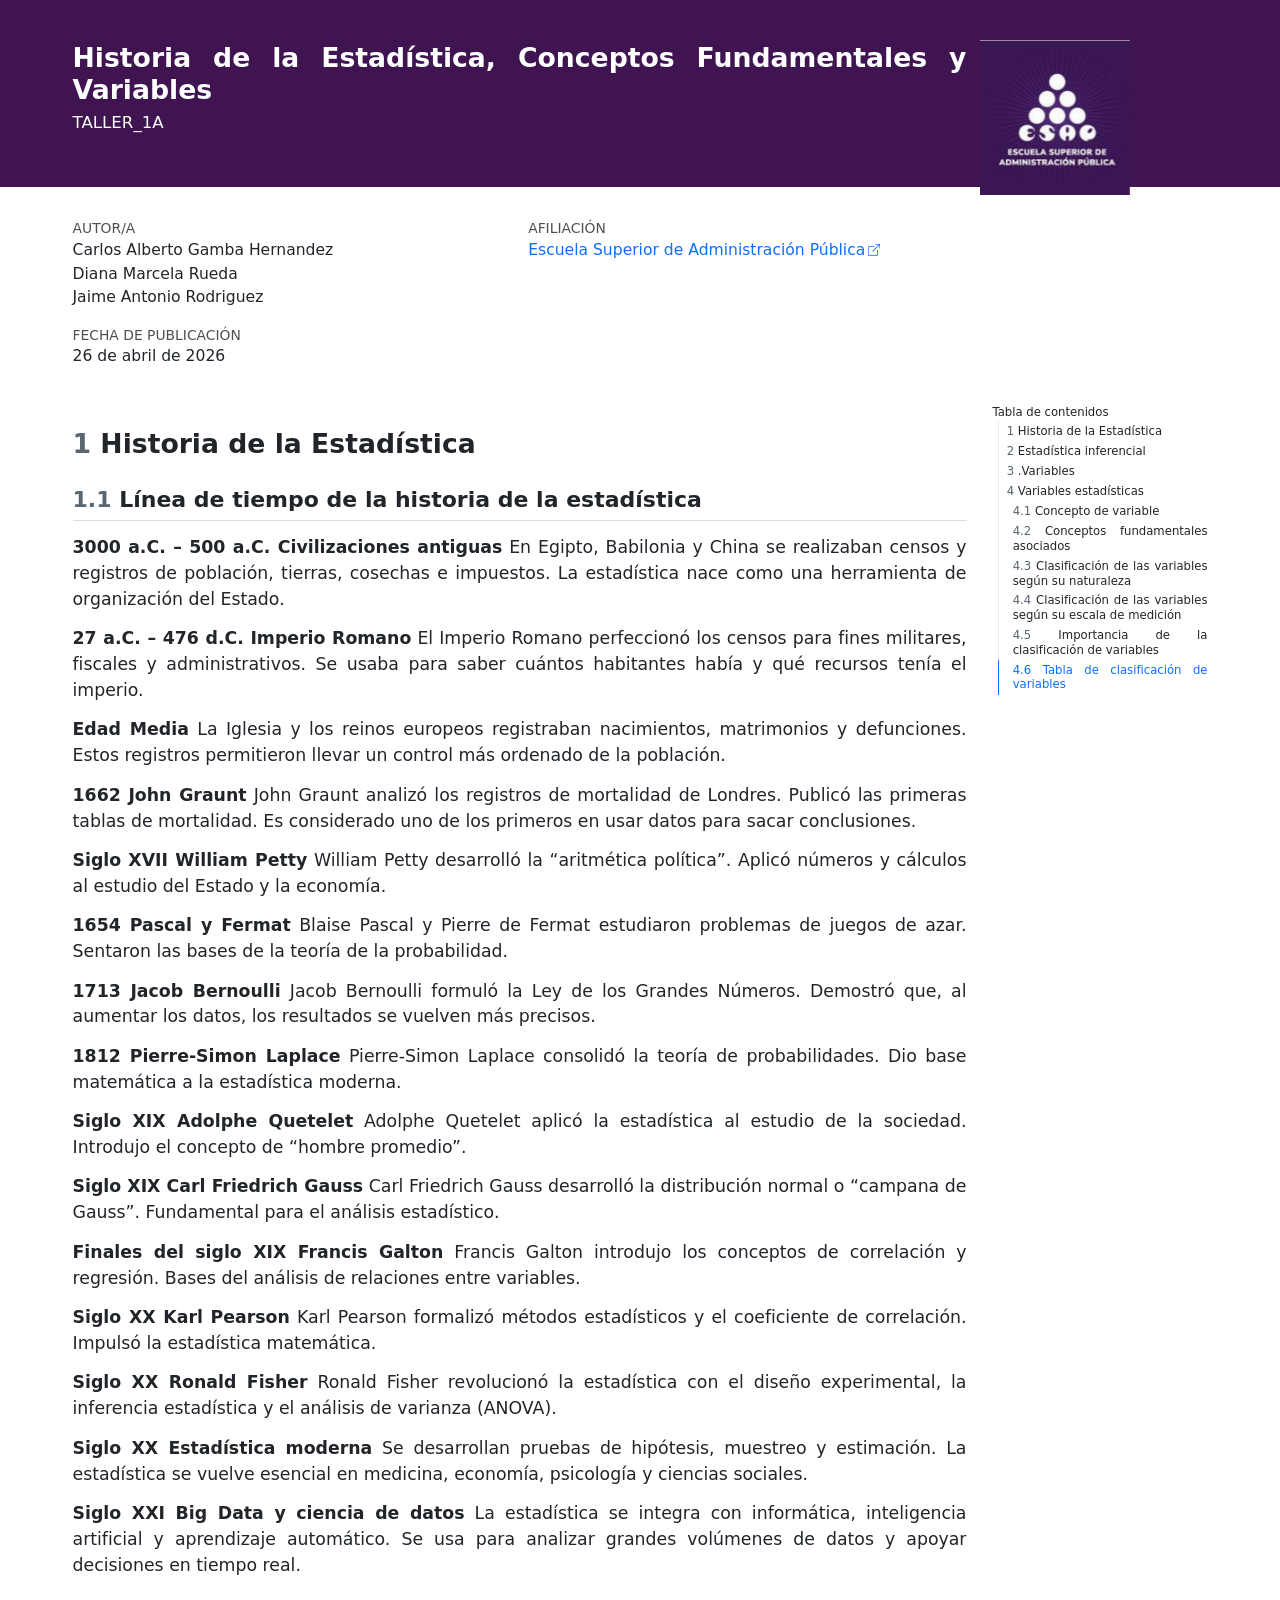
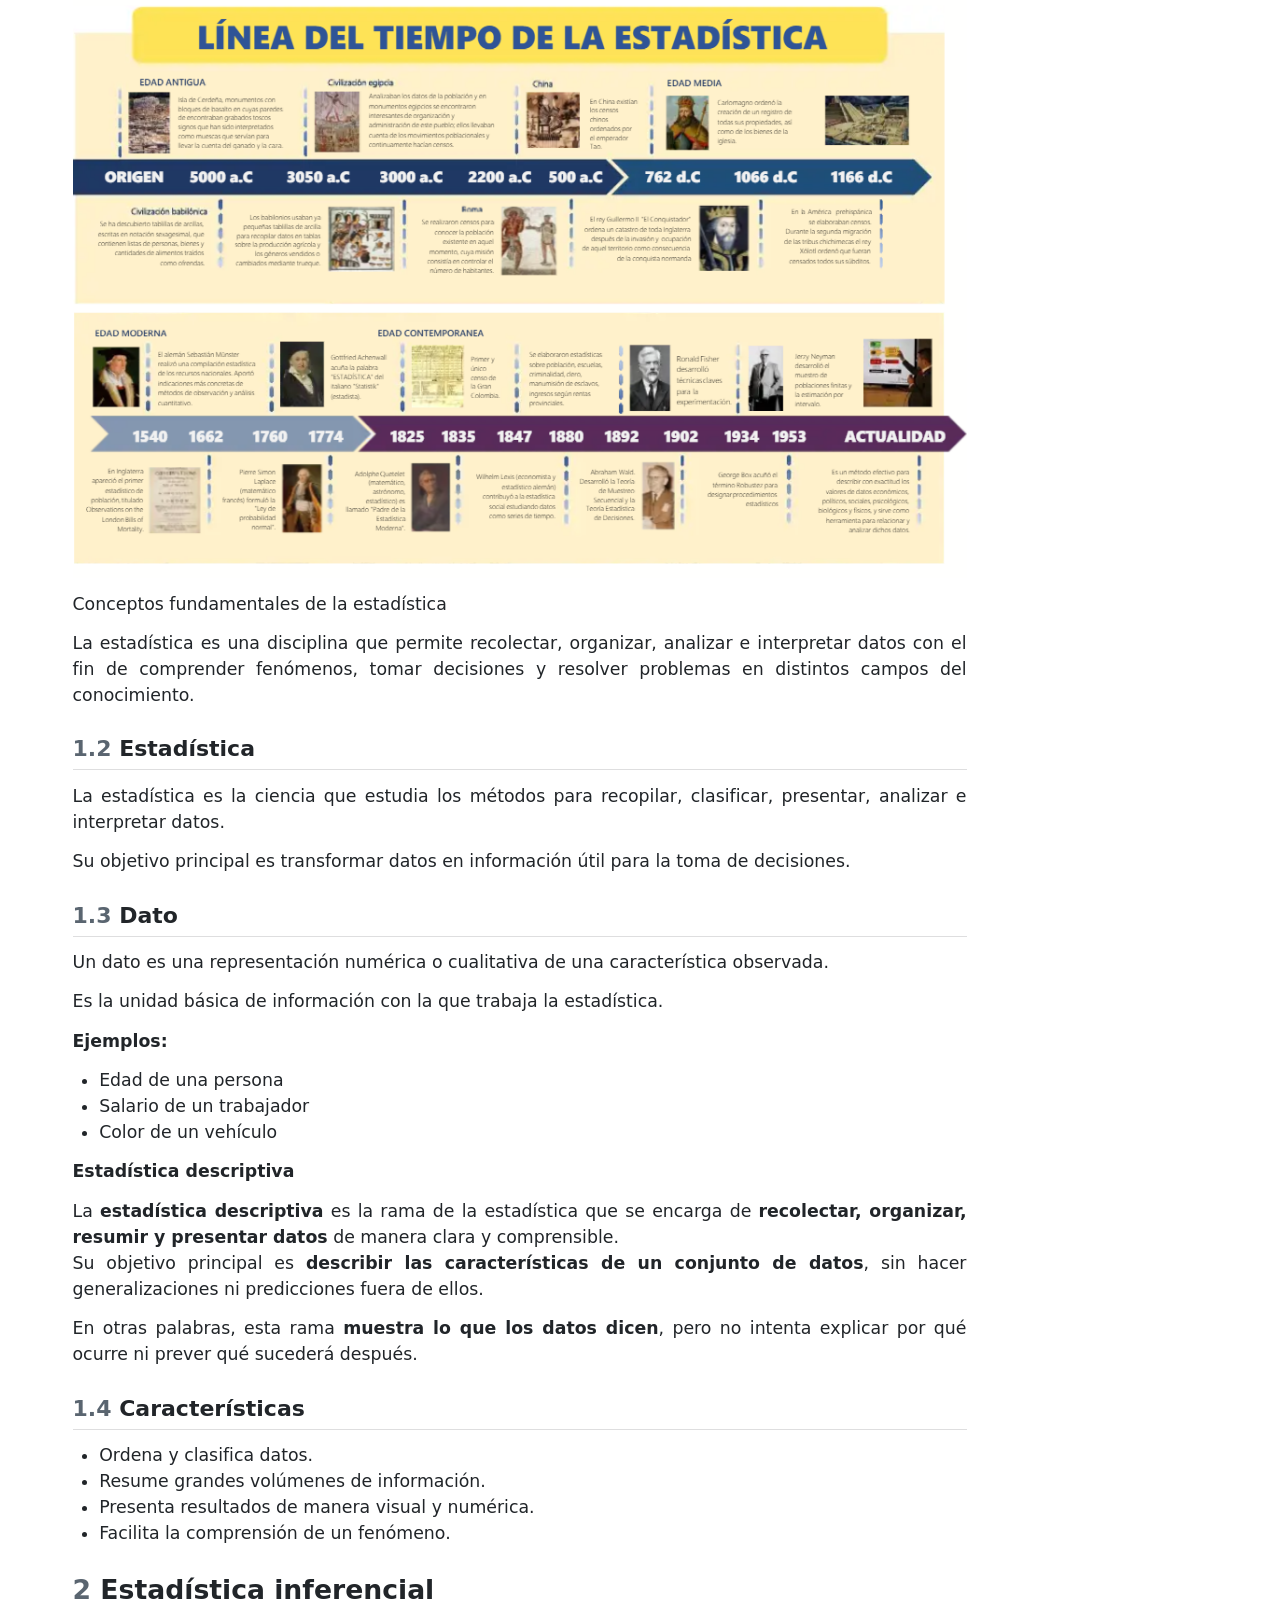
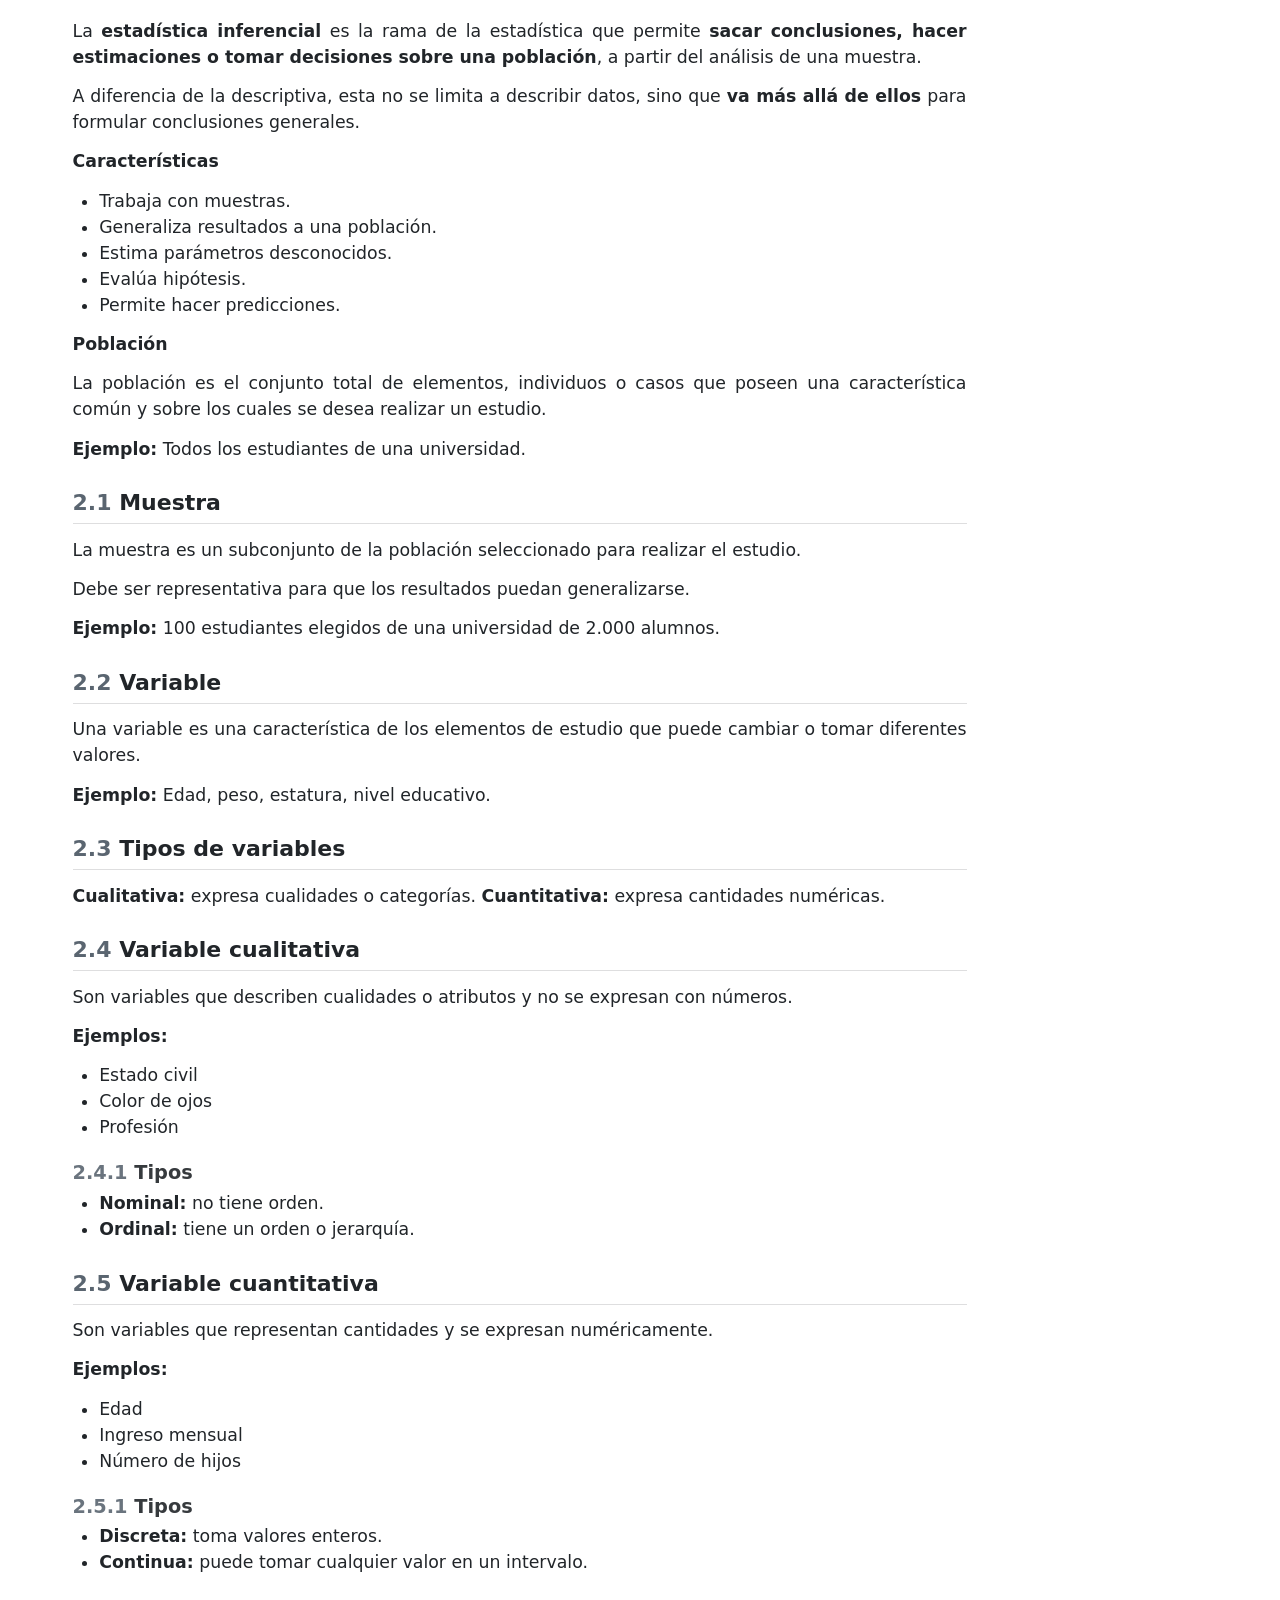
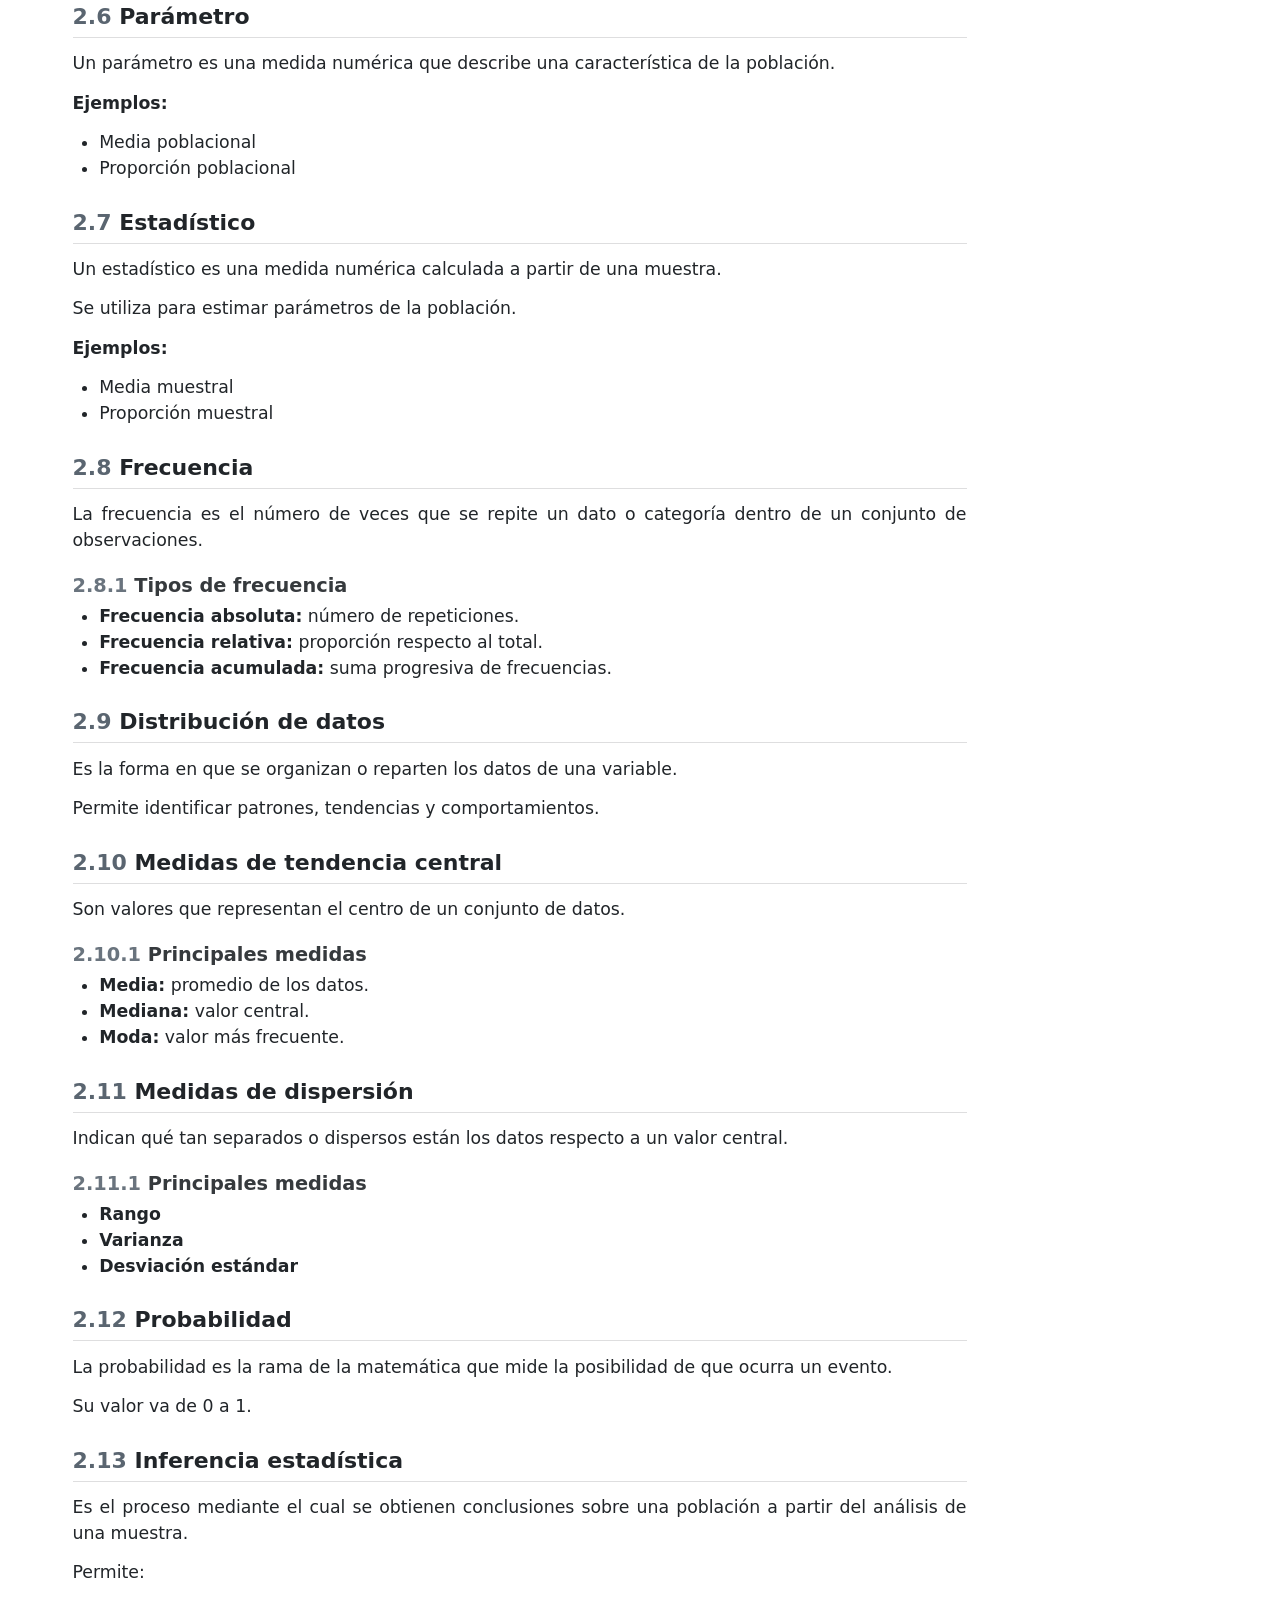
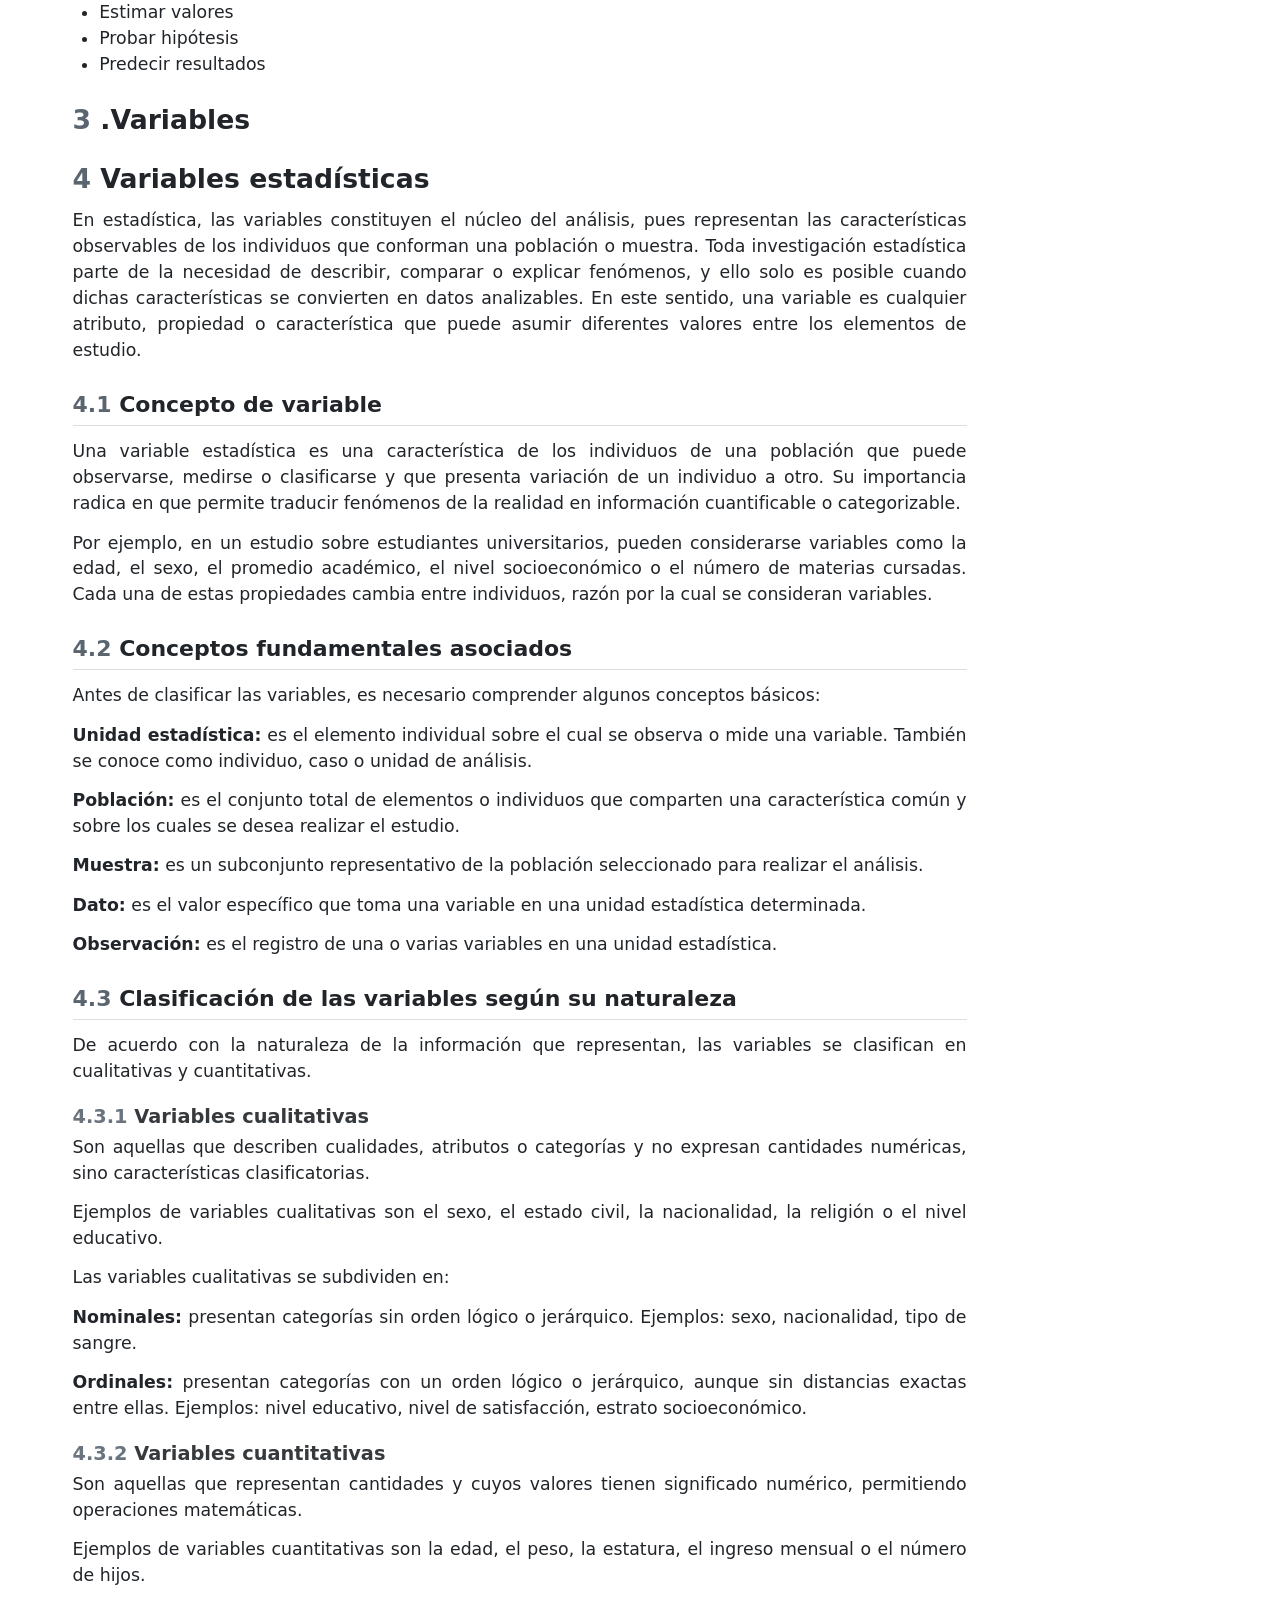
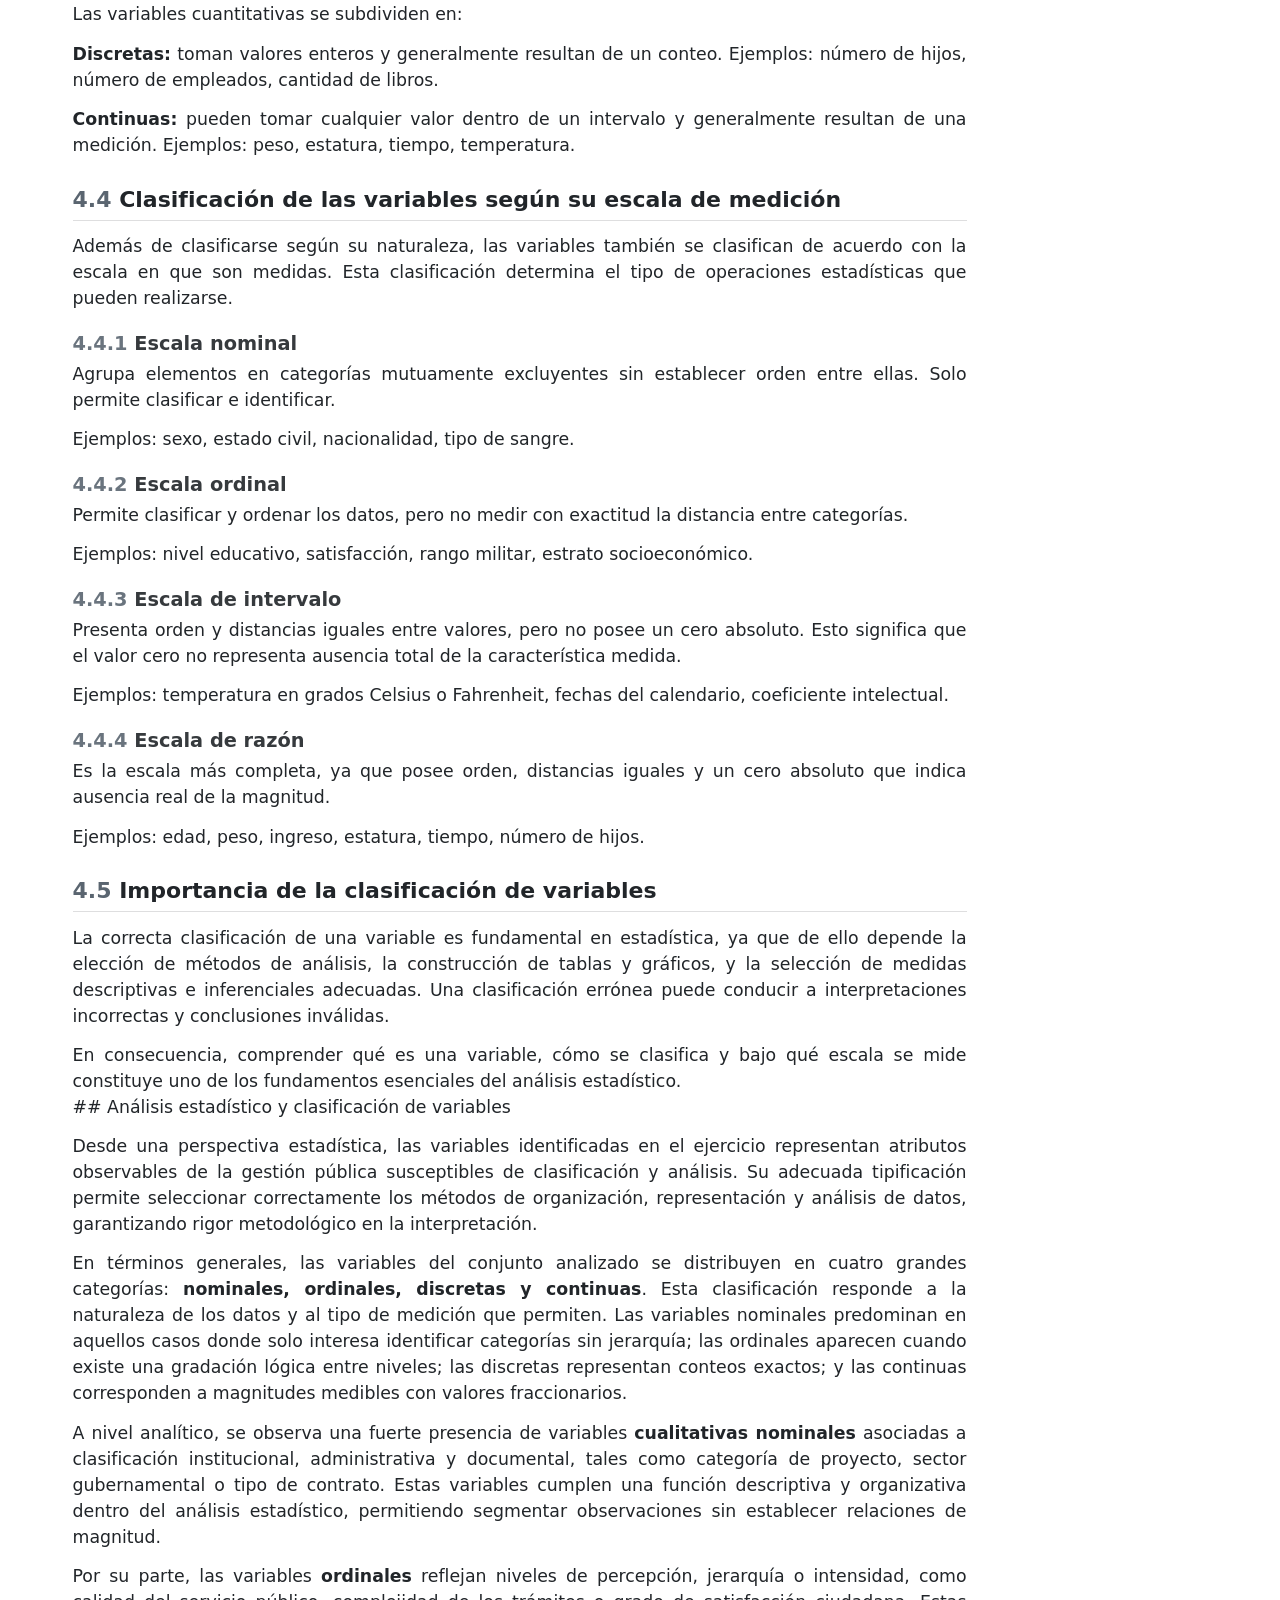
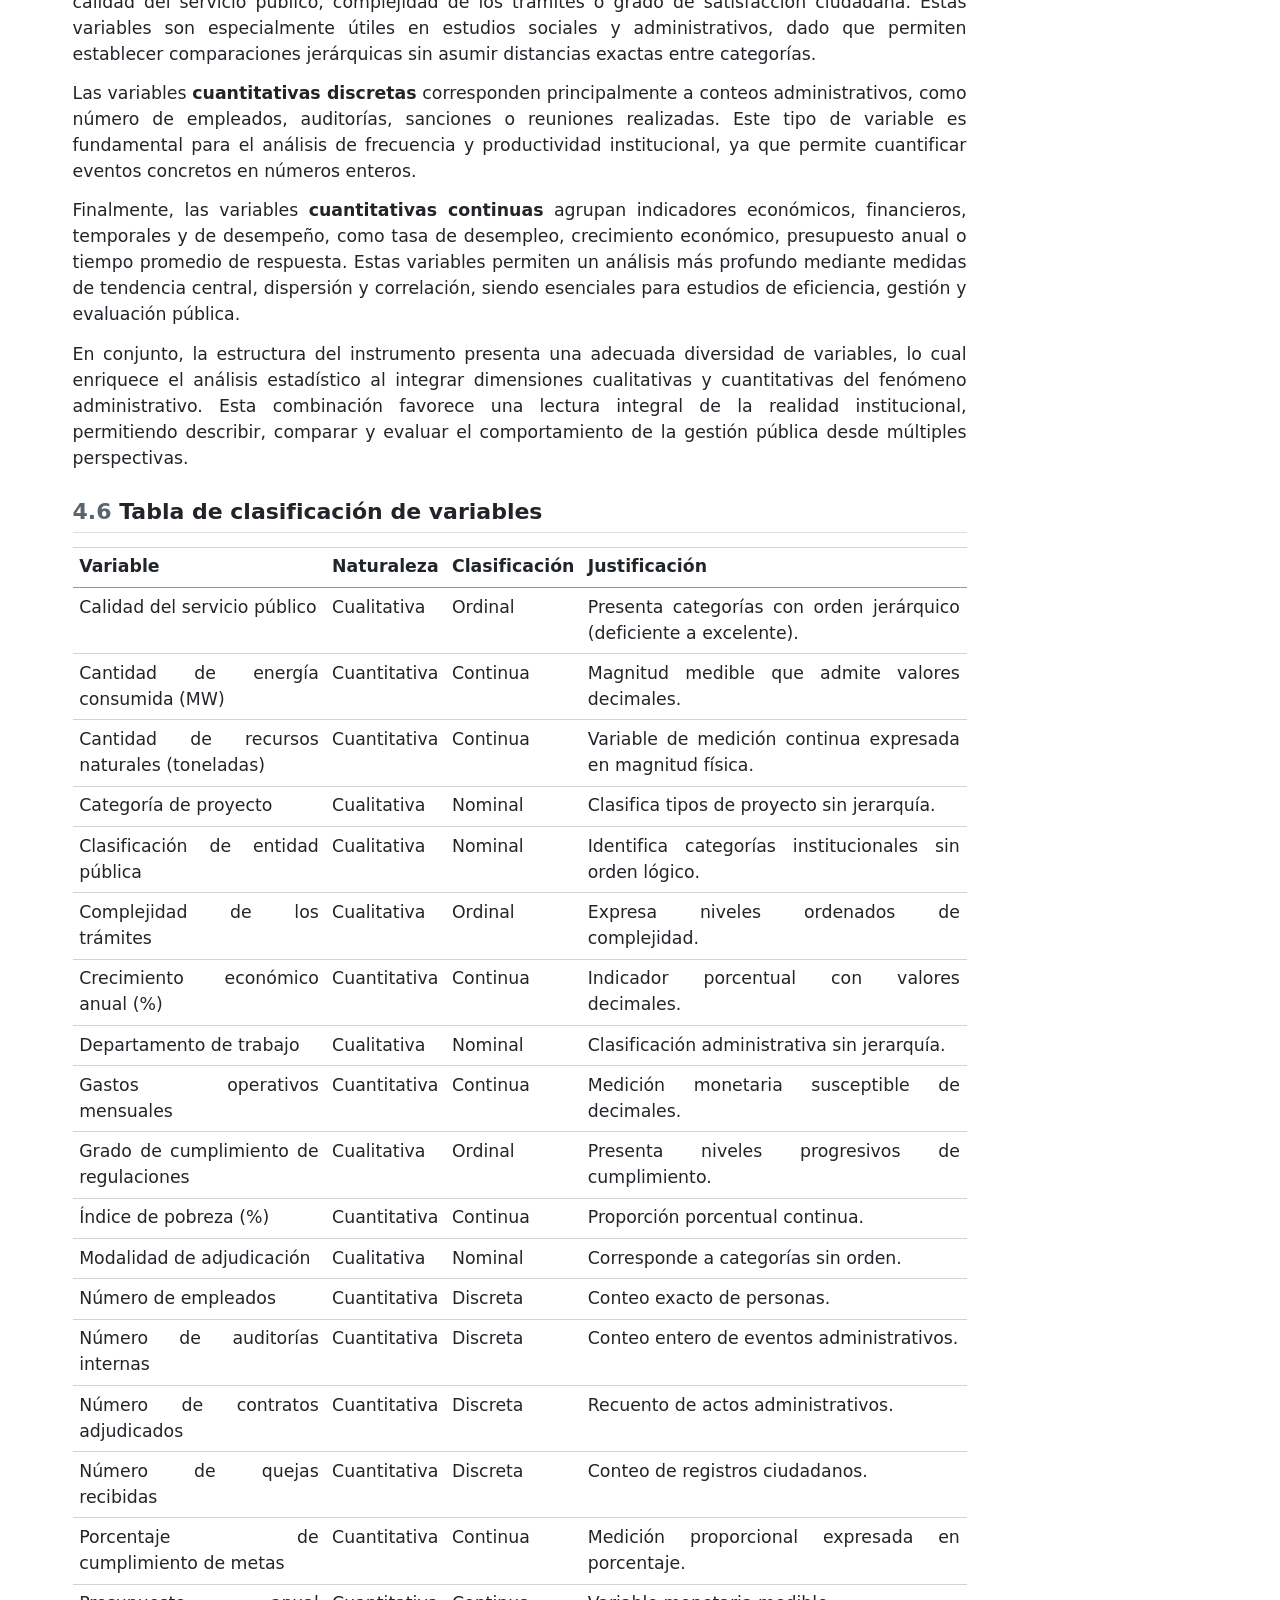
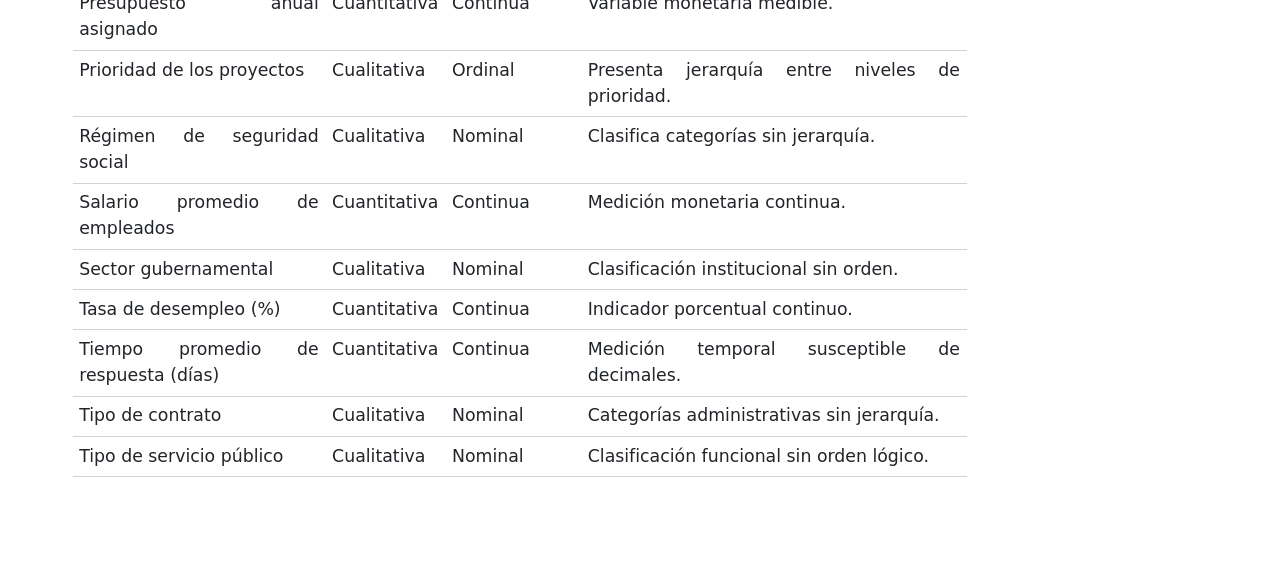
<file: index.html>
<!DOCTYPE html>
<html xmlns="http://www.w3.org/1999/xhtml" lang="es" xml:lang="es"><head>

<meta charset="utf-8">
<meta name="generator" content="quarto-1.8.25">

<meta name="viewport" content="width=device-width, initial-scale=1.0, user-scalable=yes">

<meta name="author" content="Carlos Alberto Gamba Hernandez Diana Marcela Rueda Jaime Antonio Rodriguez">

<title>Historia de la Estadística, Conceptos Fundamentales y Variables</title>
<style>
code{white-space: pre-wrap;}
span.smallcaps{font-variant: small-caps;}
div.columns{display: flex; gap: min(4vw, 1.5em);}
div.column{flex: auto; overflow-x: auto;}
div.hanging-indent{margin-left: 1.5em; text-indent: -1.5em;}
ul.task-list{list-style: none;}
ul.task-list li input[type="checkbox"] {
  width: 0.8em;
  margin: 0 0.8em 0.2em -1em; /* quarto-specific, see https://github.com/quarto-dev/quarto-cli/issues/4556 */ 
  vertical-align: middle;
}
</style>


<script src="index_files/libs/clipboard/clipboard.min.js"></script>
<script src="index_files/libs/quarto-html/quarto.js" type="module"></script>
<script src="index_files/libs/quarto-html/tabsets/tabsets.js" type="module"></script>
<script src="index_files/libs/quarto-html/axe/axe-check.js" type="module"></script>
<script src="index_files/libs/quarto-html/popper.min.js"></script>
<script src="index_files/libs/quarto-html/tippy.umd.min.js"></script>
<script src="index_files/libs/quarto-html/anchor.min.js"></script>
<link href="index_files/libs/quarto-html/tippy.css" rel="stylesheet">
<link href="index_files/libs/quarto-html/quarto-syntax-highlighting-4c7b890cc350be7067044af900615741.css" rel="stylesheet" id="quarto-text-highlighting-styles">
<script src="index_files/libs/bootstrap/bootstrap.min.js"></script>
<link href="index_files/libs/bootstrap/bootstrap-icons.css" rel="stylesheet">
<link href="index_files/libs/bootstrap/bootstrap-668abd4d7275ab245322e5a458dec49c.min.css" rel="stylesheet" append-hash="true" id="quarto-bootstrap" data-mode="light">
<style>html{ scroll-behavior: smooth; }</style>
<style>

      .quarto-title-block .quarto-title-banner {
        background: #3F1451;
      }
</style>


</head>

<body class="quarto-light">

<header id="title-block-header" class="quarto-title-block default page-columns page-full">
  <div class="quarto-title-banner page-columns page-full">
    <div class="quarto-title column-page-left">
      <h1 class="title">Historia de la Estadística, Conceptos Fundamentales y Variables</h1>
            <p class="subtitle lead">TALLER_1A</p>
                      </div>
  </div>
    
  <div class="quarto-title-meta-author column-page-left">
    <div class="quarto-title-meta-heading">Autor/a</div>
    <div class="quarto-title-meta-heading">Afiliación</div>
    
      <div class="quarto-title-meta-contents">
      <p class="author">Carlos Alberto Gamba Hernandez<br>Diana Marcela Rueda<br>Jaime Antonio Rodriguez </p>
    </div>
    <div class="quarto-title-meta-contents">
          <p class="affiliation">
              <a href="https://www.esap.edu.co">
              Escuela Superior de Administración Pública
              </a>
            </p>
        </div>
    </div>

  <div class="quarto-title-meta column-page-left">

        
      <div>
      <div class="quarto-title-meta-heading">Fecha de publicación</div>
      <div class="quarto-title-meta-contents">
        <p class="date">26 de abril de 2026</p>
      </div>
    </div>
    
      
    </div>
    
  
  </header><div id="quarto-content" class="page-columns page-rows-contents page-layout-full">
<div id="quarto-margin-sidebar" class="sidebar margin-sidebar">
  <nav id="TOC" role="doc-toc" class="toc-active">
    <h2 id="toc-title">Tabla de contenidos</h2>
   
  <ul>
  <li><a href="#historia-de-la-estadística" id="toc-historia-de-la-estadística" class="nav-link active" data-scroll-target="#historia-de-la-estadística"><span class="header-section-number">1</span> Historia de la Estadística</a>
  <ul class="collapse">
  <li><a href="#línea-de-tiempo-de-la-historia-de-la-estadística" id="toc-línea-de-tiempo-de-la-historia-de-la-estadística" class="nav-link" data-scroll-target="#línea-de-tiempo-de-la-historia-de-la-estadística"><span class="header-section-number">1.1</span> Línea de tiempo de la historia de la estadística</a></li>
  <li><a href="#estadística" id="toc-estadística" class="nav-link" data-scroll-target="#estadística"><span class="header-section-number">1.2</span> Estadística</a></li>
  <li><a href="#dato" id="toc-dato" class="nav-link" data-scroll-target="#dato"><span class="header-section-number">1.3</span> Dato</a></li>
  <li><a href="#características" id="toc-características" class="nav-link" data-scroll-target="#características"><span class="header-section-number">1.4</span> Características</a></li>
  </ul></li>
  <li><a href="#estadística-inferencial" id="toc-estadística-inferencial" class="nav-link" data-scroll-target="#estadística-inferencial"><span class="header-section-number">2</span> Estadística inferencial</a>
  <ul class="collapse">
  <li><a href="#muestra" id="toc-muestra" class="nav-link" data-scroll-target="#muestra"><span class="header-section-number">2.1</span> Muestra</a></li>
  <li><a href="#variable" id="toc-variable" class="nav-link" data-scroll-target="#variable"><span class="header-section-number">2.2</span> Variable</a></li>
  <li><a href="#tipos-de-variables" id="toc-tipos-de-variables" class="nav-link" data-scroll-target="#tipos-de-variables"><span class="header-section-number">2.3</span> Tipos de variables</a></li>
  <li><a href="#variable-cualitativa" id="toc-variable-cualitativa" class="nav-link" data-scroll-target="#variable-cualitativa"><span class="header-section-number">2.4</span> Variable cualitativa</a>
  <ul class="collapse">
  <li><a href="#tipos" id="toc-tipos" class="nav-link" data-scroll-target="#tipos"><span class="header-section-number">2.4.1</span> Tipos</a></li>
  </ul></li>
  <li><a href="#variable-cuantitativa" id="toc-variable-cuantitativa" class="nav-link" data-scroll-target="#variable-cuantitativa"><span class="header-section-number">2.5</span> Variable cuantitativa</a>
  <ul class="collapse">
  <li><a href="#tipos-1" id="toc-tipos-1" class="nav-link" data-scroll-target="#tipos-1"><span class="header-section-number">2.5.1</span> Tipos</a></li>
  </ul></li>
  <li><a href="#parámetro" id="toc-parámetro" class="nav-link" data-scroll-target="#parámetro"><span class="header-section-number">2.6</span> Parámetro</a></li>
  <li><a href="#estadístico" id="toc-estadístico" class="nav-link" data-scroll-target="#estadístico"><span class="header-section-number">2.7</span> Estadístico</a></li>
  <li><a href="#frecuencia" id="toc-frecuencia" class="nav-link" data-scroll-target="#frecuencia"><span class="header-section-number">2.8</span> Frecuencia</a>
  <ul class="collapse">
  <li><a href="#tipos-de-frecuencia" id="toc-tipos-de-frecuencia" class="nav-link" data-scroll-target="#tipos-de-frecuencia"><span class="header-section-number">2.8.1</span> Tipos de frecuencia</a></li>
  </ul></li>
  <li><a href="#distribución-de-datos" id="toc-distribución-de-datos" class="nav-link" data-scroll-target="#distribución-de-datos"><span class="header-section-number">2.9</span> Distribución de datos</a></li>
  <li><a href="#medidas-de-tendencia-central" id="toc-medidas-de-tendencia-central" class="nav-link" data-scroll-target="#medidas-de-tendencia-central"><span class="header-section-number">2.10</span> Medidas de tendencia central</a>
  <ul class="collapse">
  <li><a href="#principales-medidas" id="toc-principales-medidas" class="nav-link" data-scroll-target="#principales-medidas"><span class="header-section-number">2.10.1</span> Principales medidas</a></li>
  </ul></li>
  <li><a href="#medidas-de-dispersión" id="toc-medidas-de-dispersión" class="nav-link" data-scroll-target="#medidas-de-dispersión"><span class="header-section-number">2.11</span> Medidas de dispersión</a>
  <ul class="collapse">
  <li><a href="#principales-medidas-1" id="toc-principales-medidas-1" class="nav-link" data-scroll-target="#principales-medidas-1"><span class="header-section-number">2.11.1</span> Principales medidas</a></li>
  </ul></li>
  <li><a href="#probabilidad" id="toc-probabilidad" class="nav-link" data-scroll-target="#probabilidad"><span class="header-section-number">2.12</span> Probabilidad</a></li>
  <li><a href="#inferencia-estadística" id="toc-inferencia-estadística" class="nav-link" data-scroll-target="#inferencia-estadística"><span class="header-section-number">2.13</span> Inferencia estadística</a></li>
  </ul></li>
  <li><a href="#variables" id="toc-variables" class="nav-link" data-scroll-target="#variables"><span class="header-section-number">3</span> .Variables</a></li>
  <li><a href="#variables-estadísticas" id="toc-variables-estadísticas" class="nav-link" data-scroll-target="#variables-estadísticas"><span class="header-section-number">4</span> Variables estadísticas</a>
  <ul class="collapse">
  <li><a href="#concepto-de-variable" id="toc-concepto-de-variable" class="nav-link" data-scroll-target="#concepto-de-variable"><span class="header-section-number">4.1</span> Concepto de variable</a></li>
  <li><a href="#conceptos-fundamentales-asociados" id="toc-conceptos-fundamentales-asociados" class="nav-link" data-scroll-target="#conceptos-fundamentales-asociados"><span class="header-section-number">4.2</span> Conceptos fundamentales asociados</a></li>
  <li><a href="#clasificación-de-las-variables-según-su-naturaleza" id="toc-clasificación-de-las-variables-según-su-naturaleza" class="nav-link" data-scroll-target="#clasificación-de-las-variables-según-su-naturaleza"><span class="header-section-number">4.3</span> Clasificación de las variables según su naturaleza</a>
  <ul class="collapse">
  <li><a href="#variables-cualitativas" id="toc-variables-cualitativas" class="nav-link" data-scroll-target="#variables-cualitativas"><span class="header-section-number">4.3.1</span> Variables cualitativas</a></li>
  <li><a href="#variables-cuantitativas" id="toc-variables-cuantitativas" class="nav-link" data-scroll-target="#variables-cuantitativas"><span class="header-section-number">4.3.2</span> Variables cuantitativas</a></li>
  </ul></li>
  <li><a href="#clasificación-de-las-variables-según-su-escala-de-medición" id="toc-clasificación-de-las-variables-según-su-escala-de-medición" class="nav-link" data-scroll-target="#clasificación-de-las-variables-según-su-escala-de-medición"><span class="header-section-number">4.4</span> Clasificación de las variables según su escala de medición</a>
  <ul class="collapse">
  <li><a href="#escala-nominal" id="toc-escala-nominal" class="nav-link" data-scroll-target="#escala-nominal"><span class="header-section-number">4.4.1</span> Escala nominal</a></li>
  <li><a href="#escala-ordinal" id="toc-escala-ordinal" class="nav-link" data-scroll-target="#escala-ordinal"><span class="header-section-number">4.4.2</span> Escala ordinal</a></li>
  <li><a href="#escala-de-intervalo" id="toc-escala-de-intervalo" class="nav-link" data-scroll-target="#escala-de-intervalo"><span class="header-section-number">4.4.3</span> Escala de intervalo</a></li>
  <li><a href="#escala-de-razón" id="toc-escala-de-razón" class="nav-link" data-scroll-target="#escala-de-razón"><span class="header-section-number">4.4.4</span> Escala de razón</a></li>
  </ul></li>
  <li><a href="#importancia-de-la-clasificación-de-variables" id="toc-importancia-de-la-clasificación-de-variables" class="nav-link" data-scroll-target="#importancia-de-la-clasificación-de-variables"><span class="header-section-number">4.5</span> Importancia de la clasificación de variables</a></li>
  <li><a href="#tabla-de-clasificación-de-variables" id="toc-tabla-de-clasificación-de-variables" class="nav-link" data-scroll-target="#tabla-de-clasificación-de-variables"><span class="header-section-number">4.6</span> Tabla de clasificación de variables</a></li>
  </ul></li>
  </ul>
</nav>
</div>
<main class="content quarto-banner-title-block column-page-left" id="quarto-document-content">





<div style="position: absolute; top: 40px; right: 150px;">
  <img src="esap.png" alt="Logo ESAP" style="width: 150px; height: auto;">
</div>
<style>
body {
  font-size: 130%;
  text-align: justify;
}
</style>
<section id="historia-de-la-estadística" class="level1" data-number="1">
<h1 data-number="1"><span class="header-section-number">1</span> Historia de la Estadística</h1>
<section id="línea-de-tiempo-de-la-historia-de-la-estadística" class="level2" data-number="1.1">
<h2 data-number="1.1" class="anchored" data-anchor-id="línea-de-tiempo-de-la-historia-de-la-estadística"><span class="header-section-number">1.1</span> Línea de tiempo de la historia de la estadística</h2>
<p><strong>3000 a.C. – 500 a.C. Civilizaciones antiguas</strong> En Egipto, Babilonia y China se realizaban censos y registros de población, tierras, cosechas e impuestos. La estadística nace como una herramienta de organización del Estado.</p>
<p><strong>27 a.C. – 476 d.C. Imperio Romano</strong> El Imperio Romano perfeccionó los censos para fines militares, fiscales y administrativos. Se usaba para saber cuántos habitantes había y qué recursos tenía el imperio.</p>
<p><strong>Edad Media</strong> La Iglesia y los reinos europeos registraban nacimientos, matrimonios y defunciones. Estos registros permitieron llevar un control más ordenado de la población.</p>
<p><strong>1662 John Graunt</strong> John Graunt analizó los registros de mortalidad de Londres. Publicó las primeras tablas de mortalidad. Es considerado uno de los primeros en usar datos para sacar conclusiones.</p>
<p><strong>Siglo XVII William Petty</strong> William Petty desarrolló la “aritmética política”. Aplicó números y cálculos al estudio del Estado y la economía.</p>
<p><strong>1654 Pascal y Fermat</strong> Blaise Pascal y Pierre de Fermat estudiaron problemas de juegos de azar. Sentaron las bases de la teoría de la probabilidad.</p>
<p><strong>1713 Jacob Bernoulli</strong> Jacob Bernoulli formuló la Ley de los Grandes Números. Demostró que, al aumentar los datos, los resultados se vuelven más precisos.</p>
<p><strong>1812 Pierre-Simon Laplace</strong> Pierre-Simon Laplace consolidó la teoría de probabilidades. Dio base matemática a la estadística moderna.</p>
<p><strong>Siglo XIX Adolphe Quetelet</strong> Adolphe Quetelet aplicó la estadística al estudio de la sociedad. Introdujo el concepto de “hombre promedio”.</p>
<p><strong>Siglo XIX Carl Friedrich Gauss</strong> Carl Friedrich Gauss desarrolló la distribución normal o “campana de Gauss”. Fundamental para el análisis estadístico.</p>
<p><strong>Finales del siglo XIX Francis Galton</strong> Francis Galton introdujo los conceptos de correlación y regresión. Bases del análisis de relaciones entre variables.</p>
<p><strong>Siglo XX Karl Pearson</strong> Karl Pearson formalizó métodos estadísticos y el coeficiente de correlación. Impulsó la estadística matemática.</p>
<p><strong>Siglo XX Ronald Fisher</strong> Ronald Fisher revolucionó la estadística con el diseño experimental, la inferencia estadística y el análisis de varianza (ANOVA).</p>
<p><strong>Siglo XX Estadística moderna</strong> Se desarrollan pruebas de hipótesis, muestreo y estimación. La estadística se vuelve esencial en medicina, economía, psicología y ciencias sociales.</p>
<p><strong>Siglo XXI Big Data y ciencia de datos</strong> La estadística se integra con informática, inteligencia artificial y aprendizaje automático. Se usa para analizar grandes volúmenes de datos y apoyar decisiones en tiempo real.</p>
<p><img src="images/clipboard-230049845.png" class="img-fluid"></p>
<p>Conceptos fundamentales de la estadística</p>
<p>La estadística es una disciplina que permite recolectar, organizar, analizar e interpretar datos con el fin de comprender fenómenos, tomar decisiones y resolver problemas en distintos campos del conocimiento.</p>
</section>
<section id="estadística" class="level2" data-number="1.2">
<h2 data-number="1.2" class="anchored" data-anchor-id="estadística"><span class="header-section-number">1.2</span> Estadística</h2>
<p>La estadística es la ciencia que estudia los métodos para recopilar, clasificar, presentar, analizar e interpretar datos.</p>
<p>Su objetivo principal es transformar datos en información útil para la toma de decisiones.</p>
</section>
<section id="dato" class="level2" data-number="1.3">
<h2 data-number="1.3" class="anchored" data-anchor-id="dato"><span class="header-section-number">1.3</span> Dato</h2>
<p>Un dato es una representación numérica o cualitativa de una característica observada.</p>
<p>Es la unidad básica de información con la que trabaja la estadística.</p>
<p><strong>Ejemplos:</strong></p>
<ul>
<li>Edad de una persona</li>
<li>Salario de un trabajador</li>
<li>Color de un vehículo</li>
</ul>
<p><strong>Estadística descriptiva</strong></p>
<p>La <strong>estadística descriptiva</strong> es la rama de la estadística que se encarga de <strong>recolectar, organizar, resumir y presentar datos</strong> de manera clara y comprensible.<br>
Su objetivo principal es <strong>describir las características de un conjunto de datos</strong>, sin hacer generalizaciones ni predicciones fuera de ellos.</p>
<p>En otras palabras, esta rama <strong>muestra lo que los datos dicen</strong>, pero no intenta explicar por qué ocurre ni prever qué sucederá después.</p>
</section>
<section id="características" class="level2" data-number="1.4">
<h2 data-number="1.4" class="anchored" data-anchor-id="características"><span class="header-section-number">1.4</span> Características</h2>
<ul>
<li>Ordena y clasifica datos.<br>
</li>
<li>Resume grandes volúmenes de información.<br>
</li>
<li>Presenta resultados de manera visual y numérica.<br>
</li>
<li>Facilita la comprensión de un fenómeno.</li>
</ul>
</section>
</section>
<section id="estadística-inferencial" class="level1" data-number="2">
<h1 data-number="2"><span class="header-section-number">2</span> Estadística inferencial</h1>
<p>La <strong>estadística inferencial</strong> es la rama de la estadística que permite <strong>sacar conclusiones, hacer estimaciones o tomar decisiones sobre una población</strong>, a partir del análisis de una muestra.</p>
<p>A diferencia de la descriptiva, esta no se limita a describir datos, sino que <strong>va más allá de ellos</strong> para formular conclusiones generales.</p>
<p><strong>Características</strong></p>
<ul>
<li>Trabaja con muestras.<br>
</li>
<li>Generaliza resultados a una población.<br>
</li>
<li>Estima parámetros desconocidos.<br>
</li>
<li>Evalúa hipótesis.<br>
</li>
<li>Permite hacer predicciones.</li>
</ul>
<p><strong>Población</strong></p>
<p>La población es el conjunto total de elementos, individuos o casos que poseen una característica común y sobre los cuales se desea realizar un estudio.</p>
<p><strong>Ejemplo:</strong> Todos los estudiantes de una universidad.</p>
<section id="muestra" class="level2" data-number="2.1">
<h2 data-number="2.1" class="anchored" data-anchor-id="muestra"><span class="header-section-number">2.1</span> Muestra</h2>
<p>La muestra es un subconjunto de la población seleccionado para realizar el estudio.</p>
<p>Debe ser representativa para que los resultados puedan generalizarse.</p>
<p><strong>Ejemplo:</strong> 100 estudiantes elegidos de una universidad de 2.000 alumnos.</p>
</section>
<section id="variable" class="level2" data-number="2.2">
<h2 data-number="2.2" class="anchored" data-anchor-id="variable"><span class="header-section-number">2.2</span> Variable</h2>
<p>Una variable es una característica de los elementos de estudio que puede cambiar o tomar diferentes valores.</p>
<p><strong>Ejemplo:</strong> Edad, peso, estatura, nivel educativo.</p>
</section>
<section id="tipos-de-variables" class="level2" data-number="2.3">
<h2 data-number="2.3" class="anchored" data-anchor-id="tipos-de-variables"><span class="header-section-number">2.3</span> Tipos de variables</h2>
<p><strong>Cualitativa:</strong> expresa cualidades o categorías. <strong>Cuantitativa:</strong> expresa cantidades numéricas.</p>
</section>
<section id="variable-cualitativa" class="level2" data-number="2.4">
<h2 data-number="2.4" class="anchored" data-anchor-id="variable-cualitativa"><span class="header-section-number">2.4</span> Variable cualitativa</h2>
<p>Son variables que describen cualidades o atributos y no se expresan con números.</p>
<p><strong>Ejemplos:</strong></p>
<ul>
<li>Estado civil</li>
<li>Color de ojos</li>
<li>Profesión</li>
</ul>
<section id="tipos" class="level3" data-number="2.4.1">
<h3 data-number="2.4.1" class="anchored" data-anchor-id="tipos"><span class="header-section-number">2.4.1</span> Tipos</h3>
<ul>
<li><strong>Nominal:</strong> no tiene orden.</li>
<li><strong>Ordinal:</strong> tiene un orden o jerarquía.</li>
</ul>
</section>
</section>
<section id="variable-cuantitativa" class="level2" data-number="2.5">
<h2 data-number="2.5" class="anchored" data-anchor-id="variable-cuantitativa"><span class="header-section-number">2.5</span> Variable cuantitativa</h2>
<p>Son variables que representan cantidades y se expresan numéricamente.</p>
<p><strong>Ejemplos:</strong></p>
<ul>
<li>Edad</li>
<li>Ingreso mensual</li>
<li>Número de hijos</li>
</ul>
<section id="tipos-1" class="level3" data-number="2.5.1">
<h3 data-number="2.5.1" class="anchored" data-anchor-id="tipos-1"><span class="header-section-number">2.5.1</span> Tipos</h3>
<ul>
<li><strong>Discreta:</strong> toma valores enteros.<br>
</li>
<li><strong>Continua:</strong> puede tomar cualquier valor en un intervalo.</li>
</ul>
</section>
</section>
<section id="parámetro" class="level2" data-number="2.6">
<h2 data-number="2.6" class="anchored" data-anchor-id="parámetro"><span class="header-section-number">2.6</span> Parámetro</h2>
<p>Un parámetro es una medida numérica que describe una característica de la población.</p>
<p><strong>Ejemplos:</strong></p>
<ul>
<li>Media poblacional</li>
<li>Proporción poblacional</li>
</ul>
</section>
<section id="estadístico" class="level2" data-number="2.7">
<h2 data-number="2.7" class="anchored" data-anchor-id="estadístico"><span class="header-section-number">2.7</span> Estadístico</h2>
<p>Un estadístico es una medida numérica calculada a partir de una muestra.</p>
<p>Se utiliza para estimar parámetros de la población.</p>
<p><strong>Ejemplos:</strong></p>
<ul>
<li>Media muestral</li>
<li>Proporción muestral</li>
</ul>
</section>
<section id="frecuencia" class="level2" data-number="2.8">
<h2 data-number="2.8" class="anchored" data-anchor-id="frecuencia"><span class="header-section-number">2.8</span> Frecuencia</h2>
<p>La frecuencia es el número de veces que se repite un dato o categoría dentro de un conjunto de observaciones.</p>
<section id="tipos-de-frecuencia" class="level3" data-number="2.8.1">
<h3 data-number="2.8.1" class="anchored" data-anchor-id="tipos-de-frecuencia"><span class="header-section-number">2.8.1</span> Tipos de frecuencia</h3>
<ul>
<li><strong>Frecuencia absoluta:</strong> número de repeticiones.<br>
</li>
<li><strong>Frecuencia relativa:</strong> proporción respecto al total.<br>
</li>
<li><strong>Frecuencia acumulada:</strong> suma progresiva de frecuencias.</li>
</ul>
</section>
</section>
<section id="distribución-de-datos" class="level2" data-number="2.9">
<h2 data-number="2.9" class="anchored" data-anchor-id="distribución-de-datos"><span class="header-section-number">2.9</span> Distribución de datos</h2>
<p>Es la forma en que se organizan o reparten los datos de una variable.</p>
<p>Permite identificar patrones, tendencias y comportamientos.</p>
</section>
<section id="medidas-de-tendencia-central" class="level2" data-number="2.10">
<h2 data-number="2.10" class="anchored" data-anchor-id="medidas-de-tendencia-central"><span class="header-section-number">2.10</span> Medidas de tendencia central</h2>
<p>Son valores que representan el centro de un conjunto de datos.</p>
<section id="principales-medidas" class="level3" data-number="2.10.1">
<h3 data-number="2.10.1" class="anchored" data-anchor-id="principales-medidas"><span class="header-section-number">2.10.1</span> Principales medidas</h3>
<ul>
<li><strong>Media:</strong> promedio de los datos.</li>
<li><strong>Mediana:</strong> valor central.</li>
<li><strong>Moda:</strong> valor más frecuente.</li>
</ul>
</section>
</section>
<section id="medidas-de-dispersión" class="level2" data-number="2.11">
<h2 data-number="2.11" class="anchored" data-anchor-id="medidas-de-dispersión"><span class="header-section-number">2.11</span> Medidas de dispersión</h2>
<p>Indican qué tan separados o dispersos están los datos respecto a un valor central.</p>
<section id="principales-medidas-1" class="level3" data-number="2.11.1">
<h3 data-number="2.11.1" class="anchored" data-anchor-id="principales-medidas-1"><span class="header-section-number">2.11.1</span> Principales medidas</h3>
<ul>
<li><strong>Rango</strong></li>
<li><strong>Varianza</strong></li>
<li><strong>Desviación estándar</strong></li>
</ul>
</section>
</section>
<section id="probabilidad" class="level2" data-number="2.12">
<h2 data-number="2.12" class="anchored" data-anchor-id="probabilidad"><span class="header-section-number">2.12</span> Probabilidad</h2>
<p>La probabilidad es la rama de la matemática que mide la posibilidad de que ocurra un evento.</p>
<p>Su valor va de 0 a 1.</p>
</section>
<section id="inferencia-estadística" class="level2" data-number="2.13">
<h2 data-number="2.13" class="anchored" data-anchor-id="inferencia-estadística"><span class="header-section-number">2.13</span> Inferencia estadística</h2>
<p>Es el proceso mediante el cual se obtienen conclusiones sobre una población a partir del análisis de una muestra.</p>
<p>Permite:</p>
<ul>
<li>Estimar valores</li>
<li>Probar hipótesis</li>
<li>Predecir resultados</li>
</ul>
</section>
</section>
<section id="variables" class="level1" data-number="3">
<h1 data-number="3"><span class="header-section-number">3</span> .Variables</h1>
</section>
<section id="variables-estadísticas" class="level1" data-number="4">
<h1 data-number="4"><span class="header-section-number">4</span> Variables estadísticas</h1>
<p>En estadística, las variables constituyen el núcleo del análisis, pues representan las características observables de los individuos que conforman una población o muestra. Toda investigación estadística parte de la necesidad de describir, comparar o explicar fenómenos, y ello solo es posible cuando dichas características se convierten en datos analizables. En este sentido, una variable es cualquier atributo, propiedad o característica que puede asumir diferentes valores entre los elementos de estudio.</p>
<section id="concepto-de-variable" class="level2" data-number="4.1">
<h2 data-number="4.1" class="anchored" data-anchor-id="concepto-de-variable"><span class="header-section-number">4.1</span> Concepto de variable</h2>
<p>Una variable estadística es una característica de los individuos de una población que puede observarse, medirse o clasificarse y que presenta variación de un individuo a otro. Su importancia radica en que permite traducir fenómenos de la realidad en información cuantificable o categorizable.</p>
<p>Por ejemplo, en un estudio sobre estudiantes universitarios, pueden considerarse variables como la edad, el sexo, el promedio académico, el nivel socioeconómico o el número de materias cursadas. Cada una de estas propiedades cambia entre individuos, razón por la cual se consideran variables.</p>
</section>
<section id="conceptos-fundamentales-asociados" class="level2" data-number="4.2">
<h2 data-number="4.2" class="anchored" data-anchor-id="conceptos-fundamentales-asociados"><span class="header-section-number">4.2</span> Conceptos fundamentales asociados</h2>
<p>Antes de clasificar las variables, es necesario comprender algunos conceptos básicos:</p>
<p><strong>Unidad estadística:</strong> es el elemento individual sobre el cual se observa o mide una variable. También se conoce como individuo, caso o unidad de análisis.</p>
<p><strong>Población:</strong> es el conjunto total de elementos o individuos que comparten una característica común y sobre los cuales se desea realizar el estudio.</p>
<p><strong>Muestra:</strong> es un subconjunto representativo de la población seleccionado para realizar el análisis.</p>
<p><strong>Dato:</strong> es el valor específico que toma una variable en una unidad estadística determinada.</p>
<p><strong>Observación:</strong> es el registro de una o varias variables en una unidad estadística.</p>
</section>
<section id="clasificación-de-las-variables-según-su-naturaleza" class="level2" data-number="4.3">
<h2 data-number="4.3" class="anchored" data-anchor-id="clasificación-de-las-variables-según-su-naturaleza"><span class="header-section-number">4.3</span> Clasificación de las variables según su naturaleza</h2>
<p>De acuerdo con la naturaleza de la información que representan, las variables se clasifican en cualitativas y cuantitativas.</p>
<section id="variables-cualitativas" class="level3" data-number="4.3.1">
<h3 data-number="4.3.1" class="anchored" data-anchor-id="variables-cualitativas"><span class="header-section-number">4.3.1</span> Variables cualitativas</h3>
<p>Son aquellas que describen cualidades, atributos o categorías y no expresan cantidades numéricas, sino características clasificatorias.</p>
<p>Ejemplos de variables cualitativas son el sexo, el estado civil, la nacionalidad, la religión o el nivel educativo.</p>
<p>Las variables cualitativas se subdividen en:</p>
<p><strong>Nominales:</strong> presentan categorías sin orden lógico o jerárquico. Ejemplos: sexo, nacionalidad, tipo de sangre.</p>
<p><strong>Ordinales:</strong> presentan categorías con un orden lógico o jerárquico, aunque sin distancias exactas entre ellas. Ejemplos: nivel educativo, nivel de satisfacción, estrato socioeconómico.</p>
</section>
<section id="variables-cuantitativas" class="level3" data-number="4.3.2">
<h3 data-number="4.3.2" class="anchored" data-anchor-id="variables-cuantitativas"><span class="header-section-number">4.3.2</span> Variables cuantitativas</h3>
<p>Son aquellas que representan cantidades y cuyos valores tienen significado numérico, permitiendo operaciones matemáticas.</p>
<p>Ejemplos de variables cuantitativas son la edad, el peso, la estatura, el ingreso mensual o el número de hijos.</p>
<p>Las variables cuantitativas se subdividen en:</p>
<p><strong>Discretas:</strong> toman valores enteros y generalmente resultan de un conteo. Ejemplos: número de hijos, número de empleados, cantidad de libros.</p>
<p><strong>Continuas:</strong> pueden tomar cualquier valor dentro de un intervalo y generalmente resultan de una medición. Ejemplos: peso, estatura, tiempo, temperatura.</p>
</section>
</section>
<section id="clasificación-de-las-variables-según-su-escala-de-medición" class="level2" data-number="4.4">
<h2 data-number="4.4" class="anchored" data-anchor-id="clasificación-de-las-variables-según-su-escala-de-medición"><span class="header-section-number">4.4</span> Clasificación de las variables según su escala de medición</h2>
<p>Además de clasificarse según su naturaleza, las variables también se clasifican de acuerdo con la escala en que son medidas. Esta clasificación determina el tipo de operaciones estadísticas que pueden realizarse.</p>
<section id="escala-nominal" class="level3" data-number="4.4.1">
<h3 data-number="4.4.1" class="anchored" data-anchor-id="escala-nominal"><span class="header-section-number">4.4.1</span> Escala nominal</h3>
<p>Agrupa elementos en categorías mutuamente excluyentes sin establecer orden entre ellas. Solo permite clasificar e identificar.</p>
<p>Ejemplos: sexo, estado civil, nacionalidad, tipo de sangre.</p>
</section>
<section id="escala-ordinal" class="level3" data-number="4.4.2">
<h3 data-number="4.4.2" class="anchored" data-anchor-id="escala-ordinal"><span class="header-section-number">4.4.2</span> Escala ordinal</h3>
<p>Permite clasificar y ordenar los datos, pero no medir con exactitud la distancia entre categorías.</p>
<p>Ejemplos: nivel educativo, satisfacción, rango militar, estrato socioeconómico.</p>
</section>
<section id="escala-de-intervalo" class="level3" data-number="4.4.3">
<h3 data-number="4.4.3" class="anchored" data-anchor-id="escala-de-intervalo"><span class="header-section-number">4.4.3</span> Escala de intervalo</h3>
<p>Presenta orden y distancias iguales entre valores, pero no posee un cero absoluto. Esto significa que el valor cero no representa ausencia total de la característica medida.</p>
<p>Ejemplos: temperatura en grados Celsius o Fahrenheit, fechas del calendario, coeficiente intelectual.</p>
</section>
<section id="escala-de-razón" class="level3" data-number="4.4.4">
<h3 data-number="4.4.4" class="anchored" data-anchor-id="escala-de-razón"><span class="header-section-number">4.4.4</span> Escala de razón</h3>
<p>Es la escala más completa, ya que posee orden, distancias iguales y un cero absoluto que indica ausencia real de la magnitud.</p>
<p>Ejemplos: edad, peso, ingreso, estatura, tiempo, número de hijos.</p>
</section>
</section>
<section id="importancia-de-la-clasificación-de-variables" class="level2" data-number="4.5">
<h2 data-number="4.5" class="anchored" data-anchor-id="importancia-de-la-clasificación-de-variables"><span class="header-section-number">4.5</span> Importancia de la clasificación de variables</h2>
<p>La correcta clasificación de una variable es fundamental en estadística, ya que de ello depende la elección de métodos de análisis, la construcción de tablas y gráficos, y la selección de medidas descriptivas e inferenciales adecuadas. Una clasificación errónea puede conducir a interpretaciones incorrectas y conclusiones inválidas.</p>
<p>En consecuencia, comprender qué es una variable, cómo se clasifica y bajo qué escala se mide constituye uno de los fundamentos esenciales del análisis estadístico. <br> ## Análisis estadístico y clasificación de variables</p>
<p>Desde una perspectiva estadística, las variables identificadas en el ejercicio representan atributos observables de la gestión pública susceptibles de clasificación y análisis. Su adecuada tipificación permite seleccionar correctamente los métodos de organización, representación y análisis de datos, garantizando rigor metodológico en la interpretación.</p>
<p>En términos generales, las variables del conjunto analizado se distribuyen en cuatro grandes categorías: <strong>nominales, ordinales, discretas y continuas</strong>. Esta clasificación responde a la naturaleza de los datos y al tipo de medición que permiten. Las variables nominales predominan en aquellos casos donde solo interesa identificar categorías sin jerarquía; las ordinales aparecen cuando existe una gradación lógica entre niveles; las discretas representan conteos exactos; y las continuas corresponden a magnitudes medibles con valores fraccionarios.</p>
<p>A nivel analítico, se observa una fuerte presencia de variables <strong>cualitativas nominales</strong> asociadas a clasificación institucional, administrativa y documental, tales como categoría de proyecto, sector gubernamental o tipo de contrato. Estas variables cumplen una función descriptiva y organizativa dentro del análisis estadístico, permitiendo segmentar observaciones sin establecer relaciones de magnitud.</p>
<p>Por su parte, las variables <strong>ordinales</strong> reflejan niveles de percepción, jerarquía o intensidad, como calidad del servicio público, complejidad de los trámites o grado de satisfacción ciudadana. Estas variables son especialmente útiles en estudios sociales y administrativos, dado que permiten establecer comparaciones jerárquicas sin asumir distancias exactas entre categorías.</p>
<p>Las variables <strong>cuantitativas discretas</strong> corresponden principalmente a conteos administrativos, como número de empleados, auditorías, sanciones o reuniones realizadas. Este tipo de variable es fundamental para el análisis de frecuencia y productividad institucional, ya que permite cuantificar eventos concretos en números enteros.</p>
<p>Finalmente, las variables <strong>cuantitativas continuas</strong> agrupan indicadores económicos, financieros, temporales y de desempeño, como tasa de desempleo, crecimiento económico, presupuesto anual o tiempo promedio de respuesta. Estas variables permiten un análisis más profundo mediante medidas de tendencia central, dispersión y correlación, siendo esenciales para estudios de eficiencia, gestión y evaluación pública.</p>
<p>En conjunto, la estructura del instrumento presenta una adecuada diversidad de variables, lo cual enriquece el análisis estadístico al integrar dimensiones cualitativas y cuantitativas del fenómeno administrativo. Esta combinación favorece una lectura integral de la realidad institucional, permitiendo describir, comparar y evaluar el comportamiento de la gestión pública desde múltiples perspectivas.</p>
</section>
<section id="tabla-de-clasificación-de-variables" class="level2" data-number="4.6">
<h2 data-number="4.6" class="anchored" data-anchor-id="tabla-de-clasificación-de-variables"><span class="header-section-number">4.6</span> Tabla de clasificación de variables</h2>
<table class="caption-top table">
<colgroup>
<col style="width: 31%">
<col style="width: 9%">
<col style="width: 9%">
<col style="width: 49%">
</colgroup>
<thead>
<tr class="header">
<th>Variable</th>
<th>Naturaleza</th>
<th>Clasificación</th>
<th>Justificación</th>
</tr>
</thead>
<tbody>
<tr class="odd">
<td>Calidad del servicio público</td>
<td>Cualitativa</td>
<td>Ordinal</td>
<td>Presenta categorías con orden jerárquico (deficiente a excelente).</td>
</tr>
<tr class="even">
<td>Cantidad de energía consumida (MW)</td>
<td>Cuantitativa</td>
<td>Continua</td>
<td>Magnitud medible que admite valores decimales.</td>
</tr>
<tr class="odd">
<td>Cantidad de recursos naturales (toneladas)</td>
<td>Cuantitativa</td>
<td>Continua</td>
<td>Variable de medición continua expresada en magnitud física.</td>
</tr>
<tr class="even">
<td>Categoría de proyecto</td>
<td>Cualitativa</td>
<td>Nominal</td>
<td>Clasifica tipos de proyecto sin jerarquía.</td>
</tr>
<tr class="odd">
<td>Clasificación de entidad pública</td>
<td>Cualitativa</td>
<td>Nominal</td>
<td>Identifica categorías institucionales sin orden lógico.</td>
</tr>
<tr class="even">
<td>Complejidad de los trámites</td>
<td>Cualitativa</td>
<td>Ordinal</td>
<td>Expresa niveles ordenados de complejidad.</td>
</tr>
<tr class="odd">
<td>Crecimiento económico anual (%)</td>
<td>Cuantitativa</td>
<td>Continua</td>
<td>Indicador porcentual con valores decimales.</td>
</tr>
<tr class="even">
<td>Departamento de trabajo</td>
<td>Cualitativa</td>
<td>Nominal</td>
<td>Clasificación administrativa sin jerarquía.</td>
</tr>
<tr class="odd">
<td>Gastos operativos mensuales</td>
<td>Cuantitativa</td>
<td>Continua</td>
<td>Medición monetaria susceptible de decimales.</td>
</tr>
<tr class="even">
<td>Grado de cumplimiento de regulaciones</td>
<td>Cualitativa</td>
<td>Ordinal</td>
<td>Presenta niveles progresivos de cumplimiento.</td>
</tr>
<tr class="odd">
<td>Índice de pobreza (%)</td>
<td>Cuantitativa</td>
<td>Continua</td>
<td>Proporción porcentual continua.</td>
</tr>
<tr class="even">
<td>Modalidad de adjudicación</td>
<td>Cualitativa</td>
<td>Nominal</td>
<td>Corresponde a categorías sin orden.</td>
</tr>
<tr class="odd">
<td>Número de empleados</td>
<td>Cuantitativa</td>
<td>Discreta</td>
<td>Conteo exacto de personas.</td>
</tr>
<tr class="even">
<td>Número de auditorías internas</td>
<td>Cuantitativa</td>
<td>Discreta</td>
<td>Conteo entero de eventos administrativos.</td>
</tr>
<tr class="odd">
<td>Número de contratos adjudicados</td>
<td>Cuantitativa</td>
<td>Discreta</td>
<td>Recuento de actos administrativos.</td>
</tr>
<tr class="even">
<td>Número de quejas recibidas</td>
<td>Cuantitativa</td>
<td>Discreta</td>
<td>Conteo de registros ciudadanos.</td>
</tr>
<tr class="odd">
<td>Porcentaje de cumplimiento de metas</td>
<td>Cuantitativa</td>
<td>Continua</td>
<td>Medición proporcional expresada en porcentaje.</td>
</tr>
<tr class="even">
<td>Presupuesto anual asignado</td>
<td>Cuantitativa</td>
<td>Continua</td>
<td>Variable monetaria medible.</td>
</tr>
<tr class="odd">
<td>Prioridad de los proyectos</td>
<td>Cualitativa</td>
<td>Ordinal</td>
<td>Presenta jerarquía entre niveles de prioridad.</td>
</tr>
<tr class="even">
<td>Régimen de seguridad social</td>
<td>Cualitativa</td>
<td>Nominal</td>
<td>Clasifica categorías sin jerarquía.</td>
</tr>
<tr class="odd">
<td>Salario promedio de empleados</td>
<td>Cuantitativa</td>
<td>Continua</td>
<td>Medición monetaria continua.</td>
</tr>
<tr class="even">
<td>Sector gubernamental</td>
<td>Cualitativa</td>
<td>Nominal</td>
<td>Clasificación institucional sin orden.</td>
</tr>
<tr class="odd">
<td>Tasa de desempleo (%)</td>
<td>Cuantitativa</td>
<td>Continua</td>
<td>Indicador porcentual continuo.</td>
</tr>
<tr class="even">
<td>Tiempo promedio de respuesta (días)</td>
<td>Cuantitativa</td>
<td>Continua</td>
<td>Medición temporal susceptible de decimales.</td>
</tr>
<tr class="odd">
<td>Tipo de contrato</td>
<td>Cualitativa</td>
<td>Nominal</td>
<td>Categorías administrativas sin jerarquía.</td>
</tr>
<tr class="even">
<td>Tipo de servicio público</td>
<td>Cualitativa</td>
<td>Nominal</td>
<td>Clasificación funcional sin orden lógico.</td>
</tr>
</tbody>
</table>
</section>
</section>

</main>
<!-- /main column -->
<script id="quarto-html-after-body" type="application/javascript">
  window.document.addEventListener("DOMContentLoaded", function (event) {
    const icon = "";
    const anchorJS = new window.AnchorJS();
    anchorJS.options = {
      placement: 'right',
      icon: icon
    };
    anchorJS.add('.anchored');
    const isCodeAnnotation = (el) => {
      for (const clz of el.classList) {
        if (clz.startsWith('code-annotation-')) {                     
          return true;
        }
      }
      return false;
    }
    const onCopySuccess = function(e) {
      // button target
      const button = e.trigger;
      // don't keep focus
      button.blur();
      // flash "checked"
      button.classList.add('code-copy-button-checked');
      var currentTitle = button.getAttribute("title");
      button.setAttribute("title", "Copiado");
      let tooltip;
      if (window.bootstrap) {
        button.setAttribute("data-bs-toggle", "tooltip");
        button.setAttribute("data-bs-placement", "left");
        button.setAttribute("data-bs-title", "Copiado");
        tooltip = new bootstrap.Tooltip(button, 
          { trigger: "manual", 
            customClass: "code-copy-button-tooltip",
            offset: [0, -8]});
        tooltip.show();    
      }
      setTimeout(function() {
        if (tooltip) {
          tooltip.hide();
          button.removeAttribute("data-bs-title");
          button.removeAttribute("data-bs-toggle");
          button.removeAttribute("data-bs-placement");
        }
        button.setAttribute("title", currentTitle);
        button.classList.remove('code-copy-button-checked');
      }, 1000);
      // clear code selection
      e.clearSelection();
    }
    const getTextToCopy = function(trigger) {
      const outerScaffold = trigger.parentElement.cloneNode(true);
      const codeEl = outerScaffold.querySelector('code');
      for (const childEl of codeEl.children) {
        if (isCodeAnnotation(childEl)) {
          childEl.remove();
        }
      }
      return codeEl.innerText;
    }
    const clipboard = new window.ClipboardJS('.code-copy-button:not([data-in-quarto-modal])', {
      text: getTextToCopy
    });
    clipboard.on('success', onCopySuccess);
    if (window.document.getElementById('quarto-embedded-source-code-modal')) {
      const clipboardModal = new window.ClipboardJS('.code-copy-button[data-in-quarto-modal]', {
        text: getTextToCopy,
        container: window.document.getElementById('quarto-embedded-source-code-modal')
      });
      clipboardModal.on('success', onCopySuccess);
    }
      var localhostRegex = new RegExp(/^(?:http|https):\/\/localhost\:?[0-9]*\//);
      var mailtoRegex = new RegExp(/^mailto:/);
        var filterRegex = new RegExp('/' + window.location.host + '/');
      var isInternal = (href) => {
          return filterRegex.test(href) || localhostRegex.test(href) || mailtoRegex.test(href);
      }
      // Inspect non-navigation links and adorn them if external
     var links = window.document.querySelectorAll('a[href]:not(.nav-link):not(.navbar-brand):not(.toc-action):not(.sidebar-link):not(.sidebar-item-toggle):not(.pagination-link):not(.no-external):not([aria-hidden]):not(.dropdown-item):not(.quarto-navigation-tool):not(.about-link)');
      for (var i=0; i<links.length; i++) {
        const link = links[i];
        if (!isInternal(link.href)) {
          // undo the damage that might have been done by quarto-nav.js in the case of
          // links that we want to consider external
          if (link.dataset.originalHref !== undefined) {
            link.href = link.dataset.originalHref;
          }
            // target, if specified
            link.setAttribute("target", "_blank");
            if (link.getAttribute("rel") === null) {
              link.setAttribute("rel", "noopener");
            }
            // default icon
            link.classList.add("external");
        }
      }
    function tippyHover(el, contentFn, onTriggerFn, onUntriggerFn) {
      const config = {
        allowHTML: true,
        maxWidth: 500,
        delay: 100,
        arrow: false,
        appendTo: function(el) {
            return el.parentElement;
        },
        interactive: true,
        interactiveBorder: 10,
        theme: 'quarto',
        placement: 'bottom-start',
      };
      if (contentFn) {
        config.content = contentFn;
      }
      if (onTriggerFn) {
        config.onTrigger = onTriggerFn;
      }
      if (onUntriggerFn) {
        config.onUntrigger = onUntriggerFn;
      }
      window.tippy(el, config); 
    }
    const noterefs = window.document.querySelectorAll('a[role="doc-noteref"]');
    for (var i=0; i<noterefs.length; i++) {
      const ref = noterefs[i];
      tippyHover(ref, function() {
        // use id or data attribute instead here
        let href = ref.getAttribute('data-footnote-href') || ref.getAttribute('href');
        try { href = new URL(href).hash; } catch {}
        const id = href.replace(/^#\/?/, "");
        const note = window.document.getElementById(id);
        if (note) {
          return note.innerHTML;
        } else {
          return "";
        }
      });
    }
    const xrefs = window.document.querySelectorAll('a.quarto-xref');
    const processXRef = (id, note) => {
      // Strip column container classes
      const stripColumnClz = (el) => {
        el.classList.remove("page-full", "page-columns");
        if (el.children) {
          for (const child of el.children) {
            stripColumnClz(child);
          }
        }
      }
      stripColumnClz(note)
      if (id === null || id.startsWith('sec-')) {
        // Special case sections, only their first couple elements
        const container = document.createElement("div");
        if (note.children && note.children.length > 2) {
          container.appendChild(note.children[0].cloneNode(true));
          for (let i = 1; i < note.children.length; i++) {
            const child = note.children[i];
            if (child.tagName === "P" && child.innerText === "") {
              continue;
            } else {
              container.appendChild(child.cloneNode(true));
              break;
            }
          }
          if (window.Quarto?.typesetMath) {
            window.Quarto.typesetMath(container);
          }
          return container.innerHTML
        } else {
          if (window.Quarto?.typesetMath) {
            window.Quarto.typesetMath(note);
          }
          return note.innerHTML;
        }
      } else {
        // Remove any anchor links if they are present
        const anchorLink = note.querySelector('a.anchorjs-link');
        if (anchorLink) {
          anchorLink.remove();
        }
        if (window.Quarto?.typesetMath) {
          window.Quarto.typesetMath(note);
        }
        if (note.classList.contains("callout")) {
          return note.outerHTML;
        } else {
          return note.innerHTML;
        }
      }
    }
    for (var i=0; i<xrefs.length; i++) {
      const xref = xrefs[i];
      tippyHover(xref, undefined, function(instance) {
        instance.disable();
        let url = xref.getAttribute('href');
        let hash = undefined; 
        if (url.startsWith('#')) {
          hash = url;
        } else {
          try { hash = new URL(url).hash; } catch {}
        }
        if (hash) {
          const id = hash.replace(/^#\/?/, "");
          const note = window.document.getElementById(id);
          if (note !== null) {
            try {
              const html = processXRef(id, note.cloneNode(true));
              instance.setContent(html);
            } finally {
              instance.enable();
              instance.show();
            }
          } else {
            // See if we can fetch this
            fetch(url.split('#')[0])
            .then(res => res.text())
            .then(html => {
              const parser = new DOMParser();
              const htmlDoc = parser.parseFromString(html, "text/html");
              const note = htmlDoc.getElementById(id);
              if (note !== null) {
                const html = processXRef(id, note);
                instance.setContent(html);
              } 
            }).finally(() => {
              instance.enable();
              instance.show();
            });
          }
        } else {
          // See if we can fetch a full url (with no hash to target)
          // This is a special case and we should probably do some content thinning / targeting
          fetch(url)
          .then(res => res.text())
          .then(html => {
            const parser = new DOMParser();
            const htmlDoc = parser.parseFromString(html, "text/html");
            const note = htmlDoc.querySelector('main.content');
            if (note !== null) {
              // This should only happen for chapter cross references
              // (since there is no id in the URL)
              // remove the first header
              if (note.children.length > 0 && note.children[0].tagName === "HEADER") {
                note.children[0].remove();
              }
              const html = processXRef(null, note);
              instance.setContent(html);
            } 
          }).finally(() => {
            instance.enable();
            instance.show();
          });
        }
      }, function(instance) {
      });
    }
        let selectedAnnoteEl;
        const selectorForAnnotation = ( cell, annotation) => {
          let cellAttr = 'data-code-cell="' + cell + '"';
          let lineAttr = 'data-code-annotation="' +  annotation + '"';
          const selector = 'span[' + cellAttr + '][' + lineAttr + ']';
          return selector;
        }
        const selectCodeLines = (annoteEl) => {
          const doc = window.document;
          const targetCell = annoteEl.getAttribute("data-target-cell");
          const targetAnnotation = annoteEl.getAttribute("data-target-annotation");
          const annoteSpan = window.document.querySelector(selectorForAnnotation(targetCell, targetAnnotation));
          const lines = annoteSpan.getAttribute("data-code-lines").split(",");
          const lineIds = lines.map((line) => {
            return targetCell + "-" + line;
          })
          let top = null;
          let height = null;
          let parent = null;
          if (lineIds.length > 0) {
              //compute the position of the single el (top and bottom and make a div)
              const el = window.document.getElementById(lineIds[0]);
              top = el.offsetTop;
              height = el.offsetHeight;
              parent = el.parentElement.parentElement;
            if (lineIds.length > 1) {
              const lastEl = window.document.getElementById(lineIds[lineIds.length - 1]);
              const bottom = lastEl.offsetTop + lastEl.offsetHeight;
              height = bottom - top;
            }
            if (top !== null && height !== null && parent !== null) {
              // cook up a div (if necessary) and position it 
              let div = window.document.getElementById("code-annotation-line-highlight");
              if (div === null) {
                div = window.document.createElement("div");
                div.setAttribute("id", "code-annotation-line-highlight");
                div.style.position = 'absolute';
                parent.appendChild(div);
              }
              div.style.top = top - 2 + "px";
              div.style.height = height + 4 + "px";
              div.style.left = 0;
              let gutterDiv = window.document.getElementById("code-annotation-line-highlight-gutter");
              if (gutterDiv === null) {
                gutterDiv = window.document.createElement("div");
                gutterDiv.setAttribute("id", "code-annotation-line-highlight-gutter");
                gutterDiv.style.position = 'absolute';
                const codeCell = window.document.getElementById(targetCell);
                const gutter = codeCell.querySelector('.code-annotation-gutter');
                gutter.appendChild(gutterDiv);
              }
              gutterDiv.style.top = top - 2 + "px";
              gutterDiv.style.height = height + 4 + "px";
            }
            selectedAnnoteEl = annoteEl;
          }
        };
        const unselectCodeLines = () => {
          const elementsIds = ["code-annotation-line-highlight", "code-annotation-line-highlight-gutter"];
          elementsIds.forEach((elId) => {
            const div = window.document.getElementById(elId);
            if (div) {
              div.remove();
            }
          });
          selectedAnnoteEl = undefined;
        };
          // Handle positioning of the toggle
      window.addEventListener(
        "resize",
        throttle(() => {
          elRect = undefined;
          if (selectedAnnoteEl) {
            selectCodeLines(selectedAnnoteEl);
          }
        }, 10)
      );
      function throttle(fn, ms) {
      let throttle = false;
      let timer;
        return (...args) => {
          if(!throttle) { // first call gets through
              fn.apply(this, args);
              throttle = true;
          } else { // all the others get throttled
              if(timer) clearTimeout(timer); // cancel #2
              timer = setTimeout(() => {
                fn.apply(this, args);
                timer = throttle = false;
              }, ms);
          }
        };
      }
        // Attach click handler to the DT
        const annoteDls = window.document.querySelectorAll('dt[data-target-cell]');
        for (const annoteDlNode of annoteDls) {
          annoteDlNode.addEventListener('click', (event) => {
            const clickedEl = event.target;
            if (clickedEl !== selectedAnnoteEl) {
              unselectCodeLines();
              const activeEl = window.document.querySelector('dt[data-target-cell].code-annotation-active');
              if (activeEl) {
                activeEl.classList.remove('code-annotation-active');
              }
              selectCodeLines(clickedEl);
              clickedEl.classList.add('code-annotation-active');
            } else {
              // Unselect the line
              unselectCodeLines();
              clickedEl.classList.remove('code-annotation-active');
            }
          });
        }
    const findCites = (el) => {
      const parentEl = el.parentElement;
      if (parentEl) {
        const cites = parentEl.dataset.cites;
        if (cites) {
          return {
            el,
            cites: cites.split(' ')
          };
        } else {
          return findCites(el.parentElement)
        }
      } else {
        return undefined;
      }
    };
    var bibliorefs = window.document.querySelectorAll('a[role="doc-biblioref"]');
    for (var i=0; i<bibliorefs.length; i++) {
      const ref = bibliorefs[i];
      const citeInfo = findCites(ref);
      if (citeInfo) {
        tippyHover(citeInfo.el, function() {
          var popup = window.document.createElement('div');
          citeInfo.cites.forEach(function(cite) {
            var citeDiv = window.document.createElement('div');
            citeDiv.classList.add('hanging-indent');
            citeDiv.classList.add('csl-entry');
            var biblioDiv = window.document.getElementById('ref-' + cite);
            if (biblioDiv) {
              citeDiv.innerHTML = biblioDiv.innerHTML;
            }
            popup.appendChild(citeDiv);
          });
          return popup.innerHTML;
        });
      }
    }
  });
  </script>
</div> <!-- /content -->




<script src="index_files/libs/quarto-html/zenscroll-min.js"></script>
</body></html>
</file>
<file: index_files/libs/quarto-html/tippy.css>
.tippy-box[data-animation=fade][data-state=hidden]{opacity:0}[data-tippy-root]{max-width:calc(100vw - 10px)}.tippy-box{position:relative;background-color:#333;color:#fff;border-radius:4px;font-size:14px;line-height:1.4;white-space:normal;outline:0;transition-property:transform,visibility,opacity}.tippy-box[data-placement^=top]>.tippy-arrow{bottom:0}.tippy-box[data-placement^=top]>.tippy-arrow:before{bottom:-7px;left:0;border-width:8px 8px 0;border-top-color:initial;transform-origin:center top}.tippy-box[data-placement^=bottom]>.tippy-arrow{top:0}.tippy-box[data-placement^=bottom]>.tippy-arrow:before{top:-7px;left:0;border-width:0 8px 8px;border-bottom-color:initial;transform-origin:center bottom}.tippy-box[data-placement^=left]>.tippy-arrow{right:0}.tippy-box[data-placement^=left]>.tippy-arrow:before{border-width:8px 0 8px 8px;border-left-color:initial;right:-7px;transform-origin:center left}.tippy-box[data-placement^=right]>.tippy-arrow{left:0}.tippy-box[data-placement^=right]>.tippy-arrow:before{left:-7px;border-width:8px 8px 8px 0;border-right-color:initial;transform-origin:center right}.tippy-box[data-inertia][data-state=visible]{transition-timing-function:cubic-bezier(.54,1.5,.38,1.11)}.tippy-arrow{width:16px;height:16px;color:#333}.tippy-arrow:before{content:"";position:absolute;border-color:transparent;border-style:solid}.tippy-content{position:relative;padding:5px 9px;z-index:1}
</file>
<file: index_files/libs/quarto-html/quarto-syntax-highlighting-4c7b890cc350be7067044af900615741.css>
/* quarto syntax highlight colors */
:root {
  --quarto-hl-al-color: #ff5555;
  --quarto-hl-an-color: #75715e;
  --quarto-hl-at-color: #f92672;
  --quarto-hl-bn-color: #ae81ff;
  --quarto-hl-bu-color: #66D9EF;
  --quarto-hl-ch-color: #e6db74;
  --quarto-hl-co-color: #75715e;
  --quarto-hl-cv-color: #75715e;
  --quarto-hl-cn-color: #ae81ff;
  --quarto-hl-cf-color: #f92672;
  --quarto-hl-dt-color: #66d9ef;
  --quarto-hl-dv-color: #ae81ff;
  --quarto-hl-do-color: #75715e;
  --quarto-hl-er-color: #ff5555;
  --quarto-hl-ex-color: #a6e22e;
  --quarto-hl-fl-color: #ae81ff;
  --quarto-hl-fu-color: #a6e22e;
  --quarto-hl-im-color: #f92672;
  --quarto-hl-in-color: #f1fa8c;
  --quarto-hl-kw-color: #f92672;
  --quarto-hl-op-color: #f8f8f2;
  --quarto-hl-pp-color: #f92672;
  --quarto-hl-re-color: #75715e;
  --quarto-hl-sc-color: #ae81ff;
  --quarto-hl-ss-color: #e6db74;
  --quarto-hl-st-color: #e6db74;
  --quarto-hl-va-color: #f8f8f2;
  --quarto-hl-vs-color: #e6db74;
  --quarto-hl-wa-color: #ff5555;
}

/* other quarto variables */
:root {
  --quarto-font-monospace: SFMono-Regular, Menlo, Monaco, Consolas, "Liberation Mono", "Courier New", monospace;
}

/* syntax highlight based on Pandoc's rules */
pre > code.sourceCode > span {
  color: #f8f8f2;
}

code.sourceCode > span {
  color: #f8f8f2;
}

div.sourceCode,
div.sourceCode pre.sourceCode {
  color: #f8f8f2;
}

/* Normal */
code span {
  color: #f8f8f2;
}

/* Alert */
code span.al {
  font-weight: bold;
  color: #ff5555;
}

/* Annotation */
code span.an {
  color: #75715e;
}

/* Attribute */
code span.at {
  color: #f92672;
}

/* BaseN */
code span.bn {
  color: #ae81ff;
}

/* BuiltIn */
code span.bu {
  color: #66D9EF;
}

/* ControlFlow */
code span.cf {
  color: #f92672;
}

/* Char */
code span.ch {
  color: #e6db74;
}

/* Constant */
code span.cn {
  color: #ae81ff;
}

/* Comment */
code span.co {
  color: #75715e;
}

/* CommentVar */
code span.cv {
  color: #75715e;
}

/* Documentation */
code span.do {
  color: #75715e;
}

/* DataType */
code span.dt {
  font-style: italic;
  color: #66d9ef;
}

/* DecVal */
code span.dv {
  color: #ae81ff;
}

/* Error */
code span.er {
  color: #ff5555;
  text-decoration: underline;
}

/* Extension */
code span.ex {
  font-weight: bold;
  color: #a6e22e;
}

/* Float */
code span.fl {
  color: #ae81ff;
}

/* Function */
code span.fu {
  color: #a6e22e;
}

/* Import */
code span.im {
  color: #f92672;
}

/* Information */
code span.in {
  color: #f1fa8c;
}

/* Keyword */
code span.kw {
  color: #f92672;
}

/* Operator */
code span.op {
  color: #f8f8f2;
}

/* Preprocessor */
code span.pp {
  color: #f92672;
}

/* RegionMarker */
code span.re {
  color: #75715e;
}

/* SpecialChar */
code span.sc {
  color: #ae81ff;
}

/* SpecialString */
code span.ss {
  color: #e6db74;
}

/* String */
code span.st {
  color: #e6db74;
}

/* Variable */
code span.va {
  color: #f8f8f2;
}

/* VerbatimString */
code span.vs {
  color: #e6db74;
}

/* Warning */
code span.wa {
  color: #ff5555;
}

.prevent-inlining {
  content: "</";
}

/*# sourceMappingURL=819a05a5d2354c4440be9fb175693b58.css.map */
</file>
